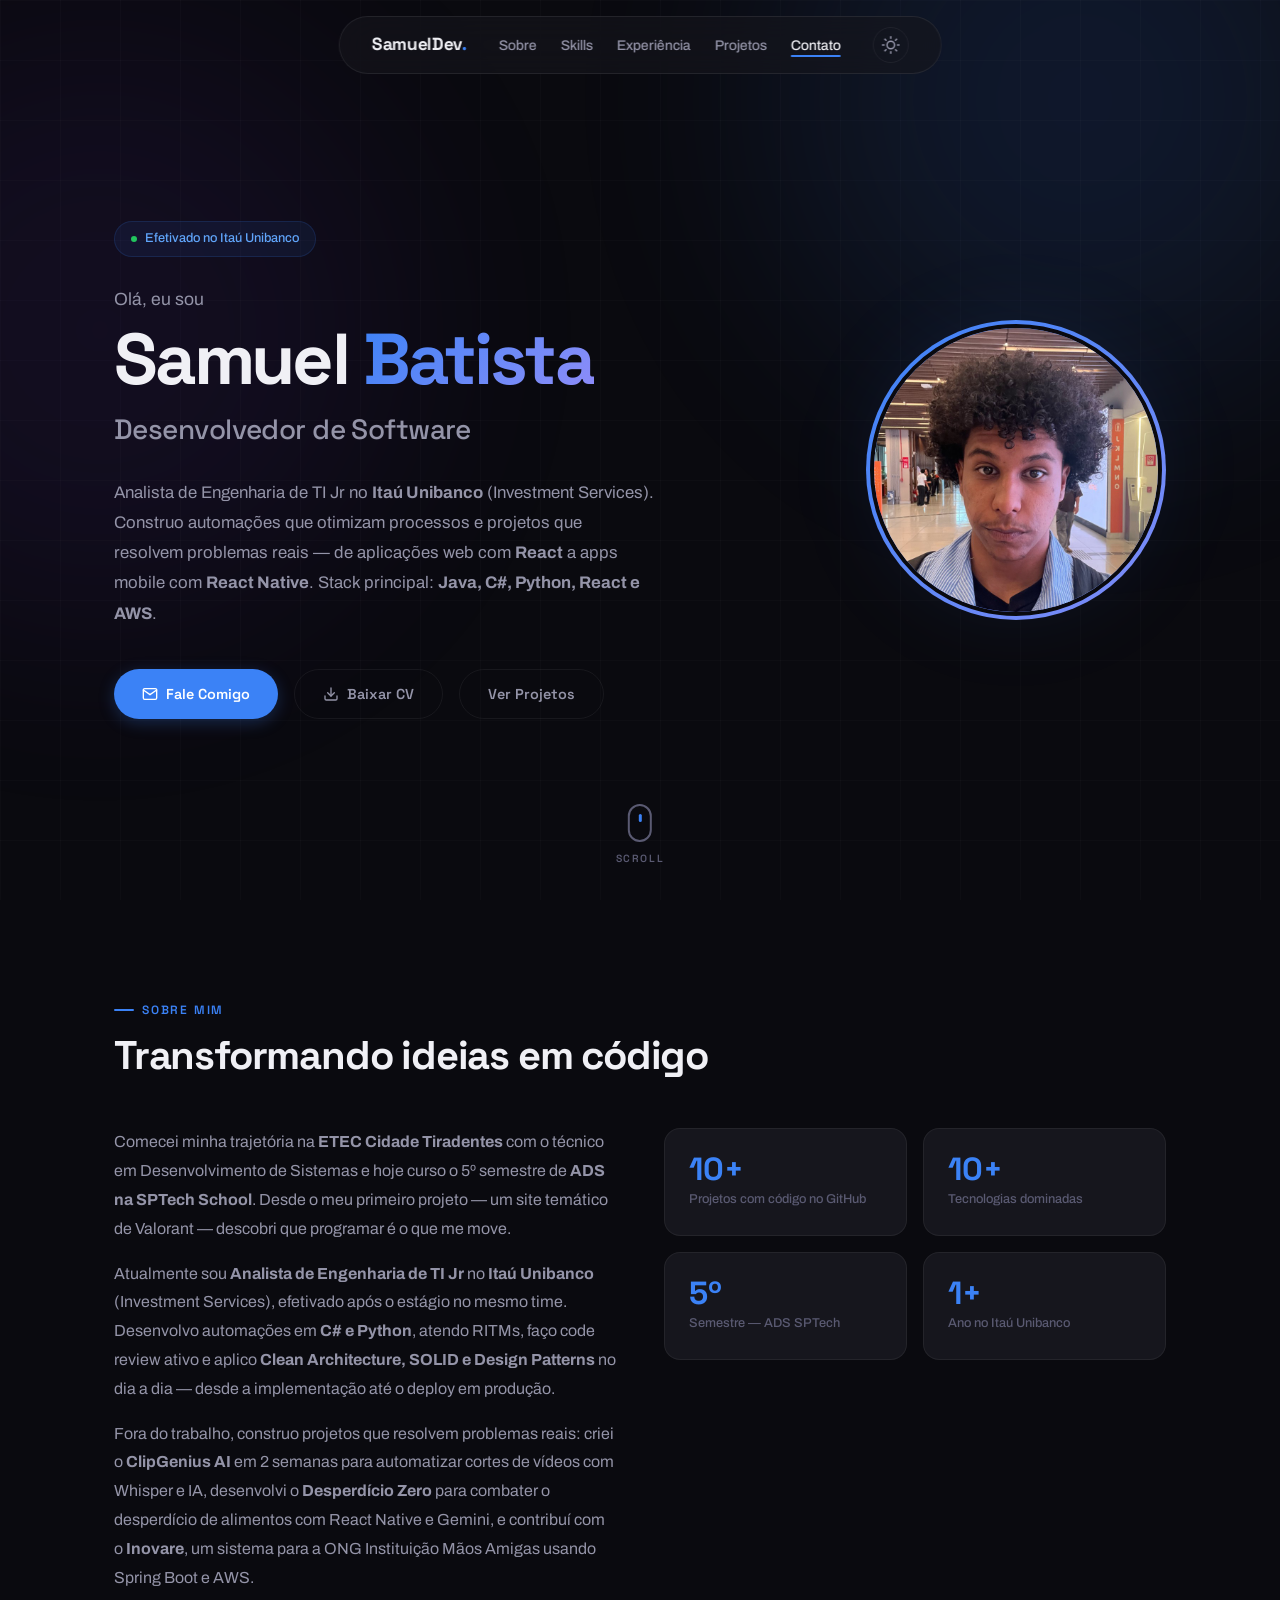
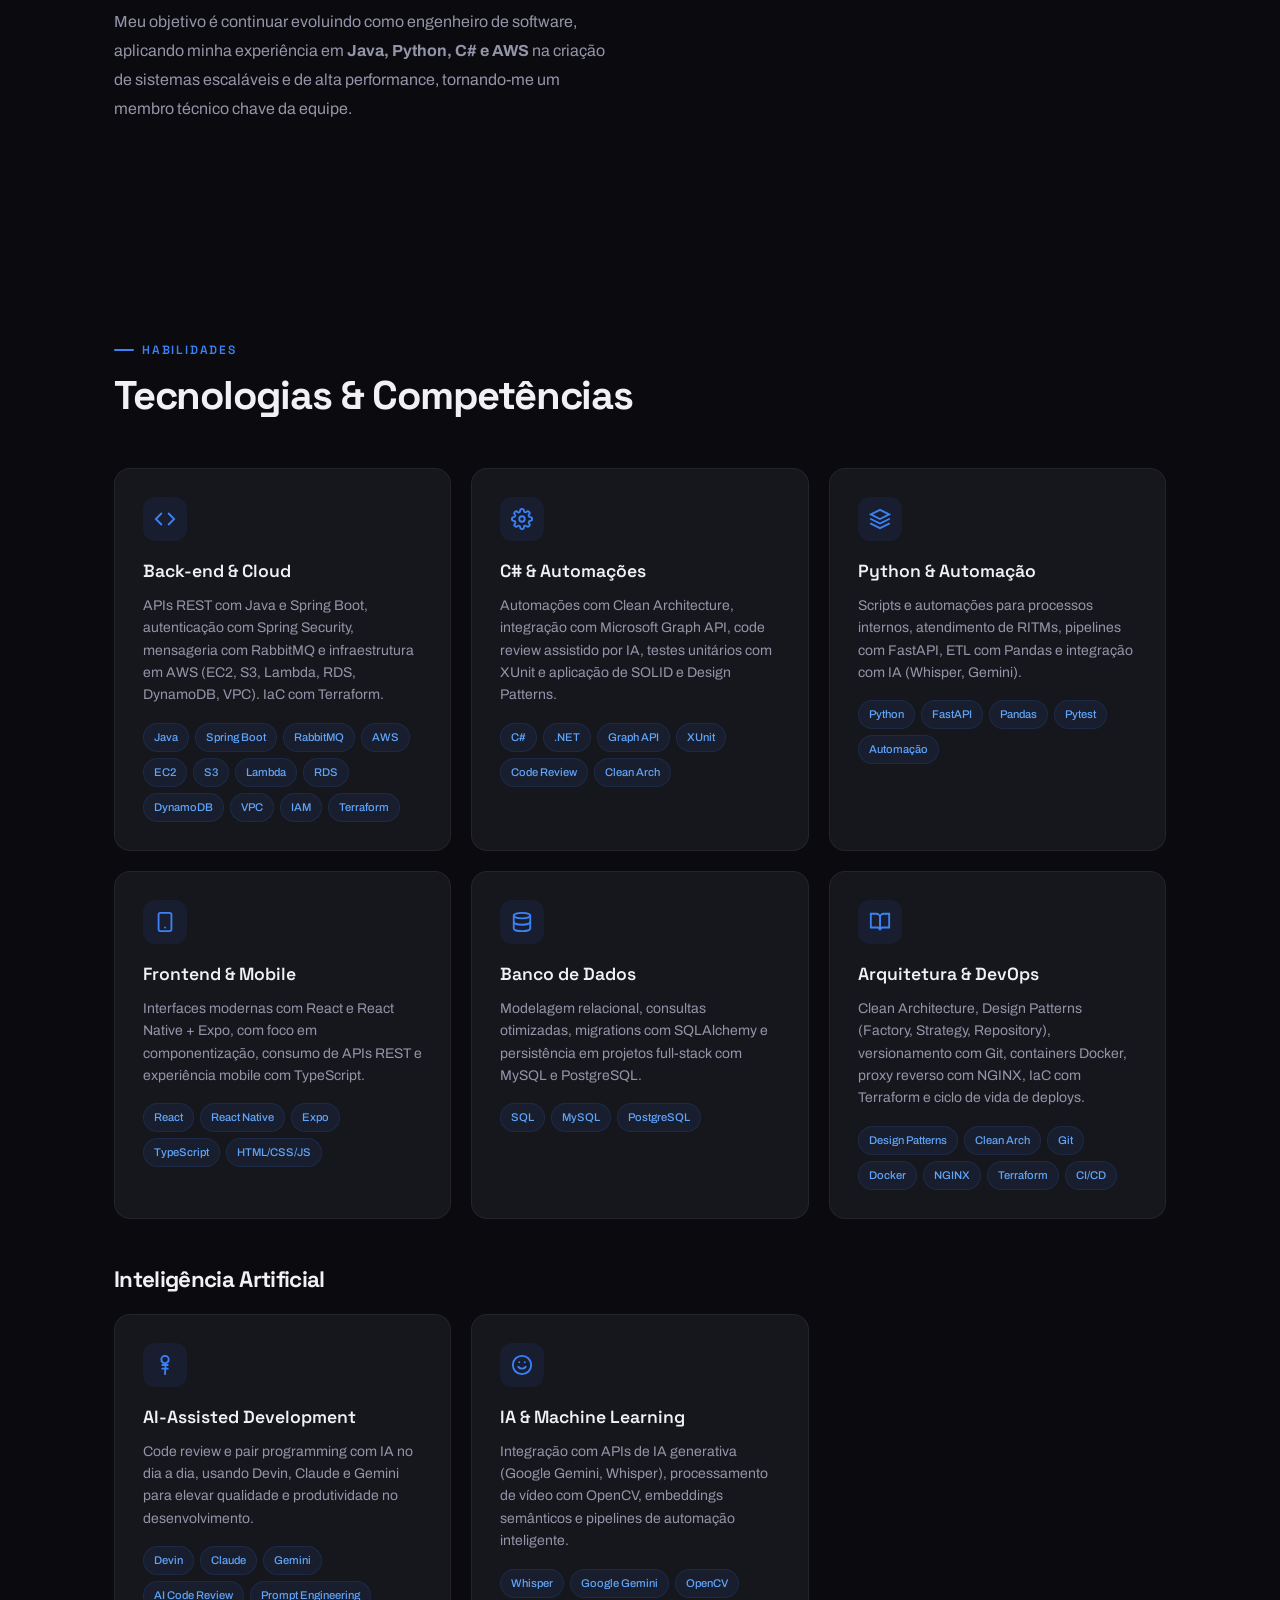
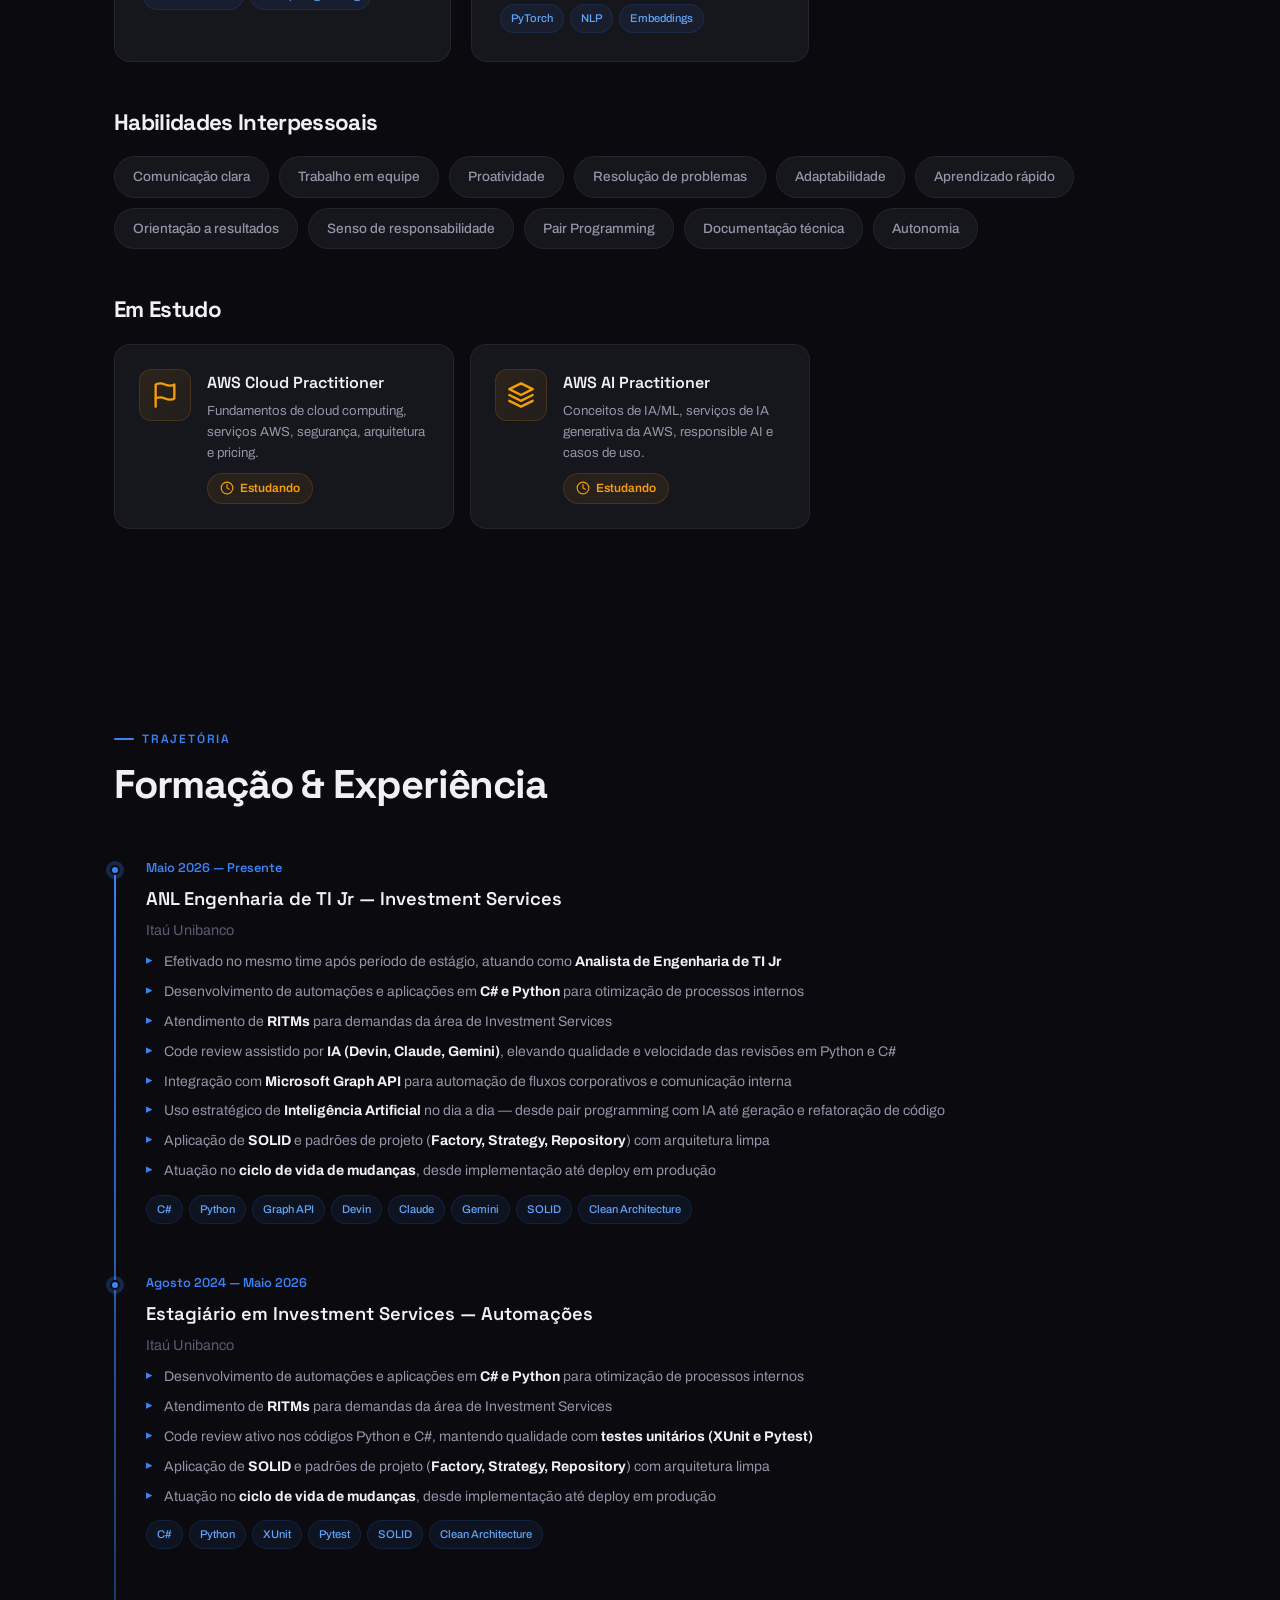
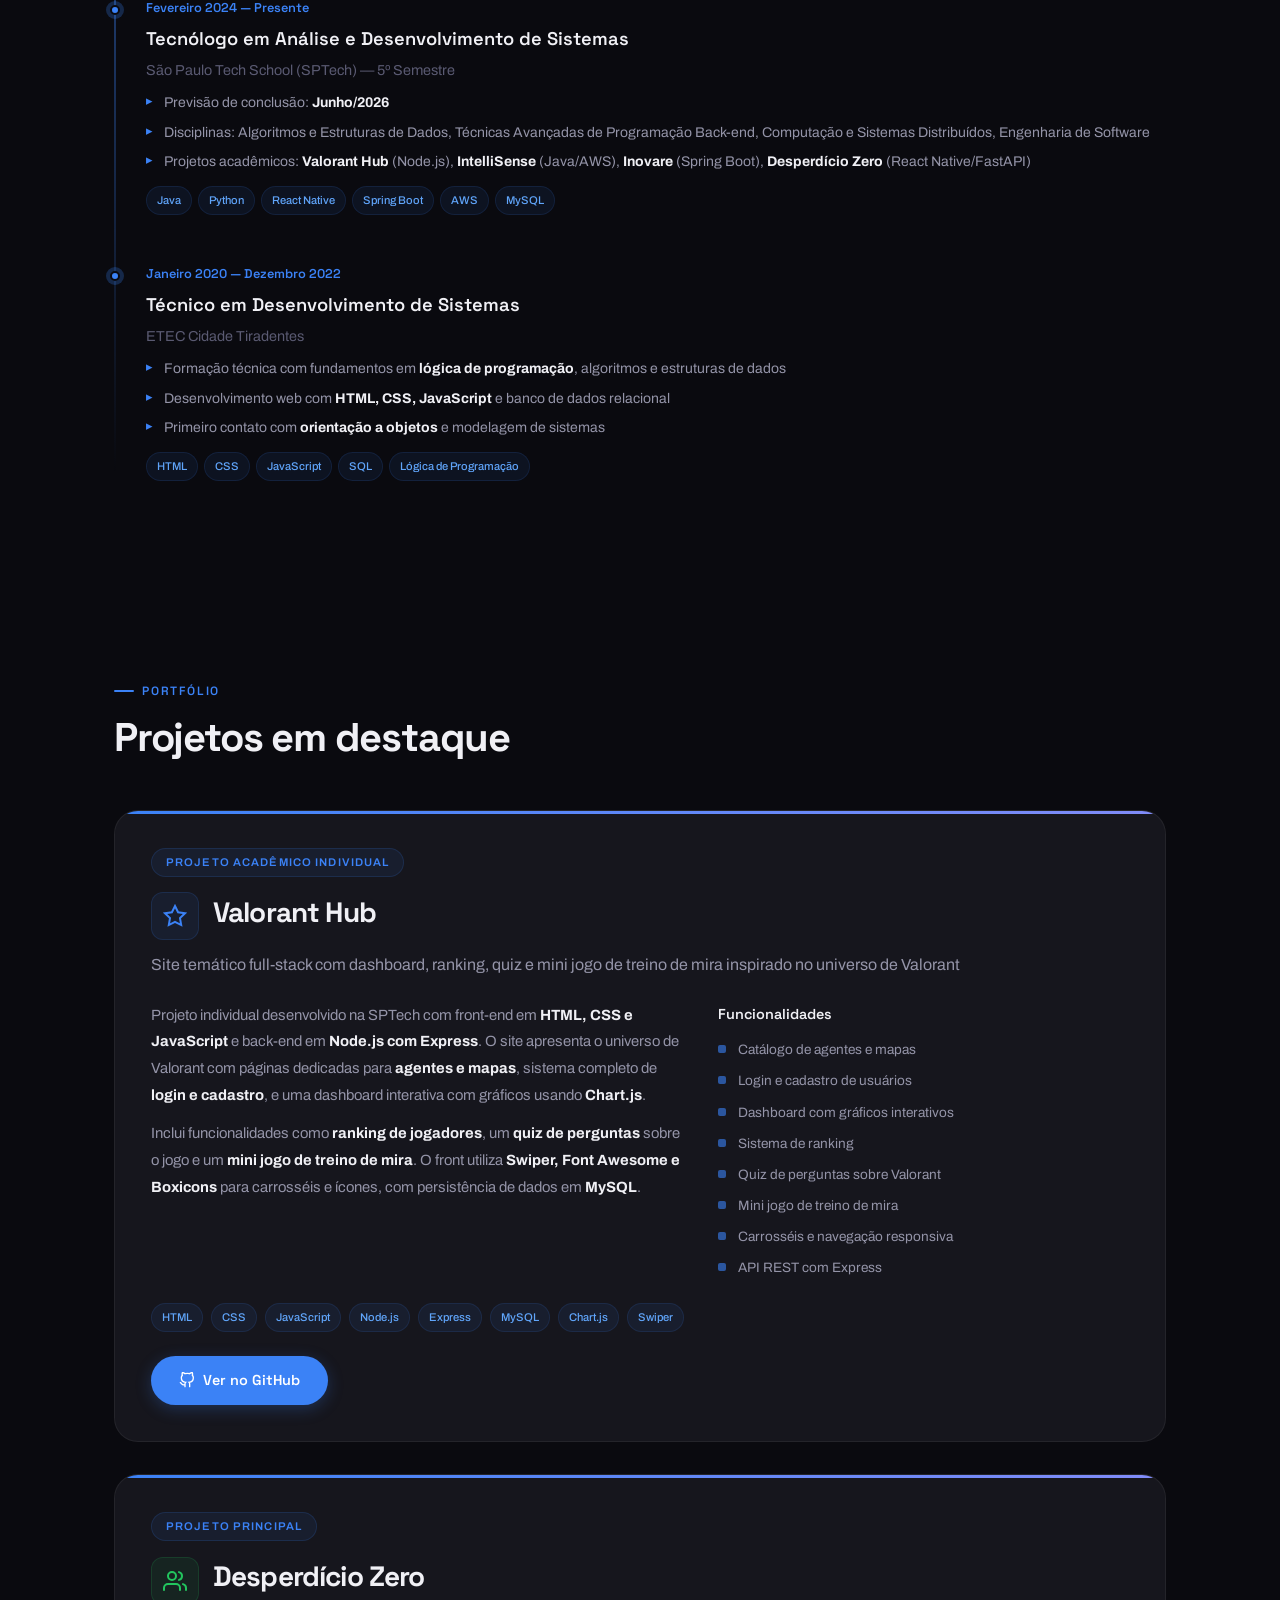
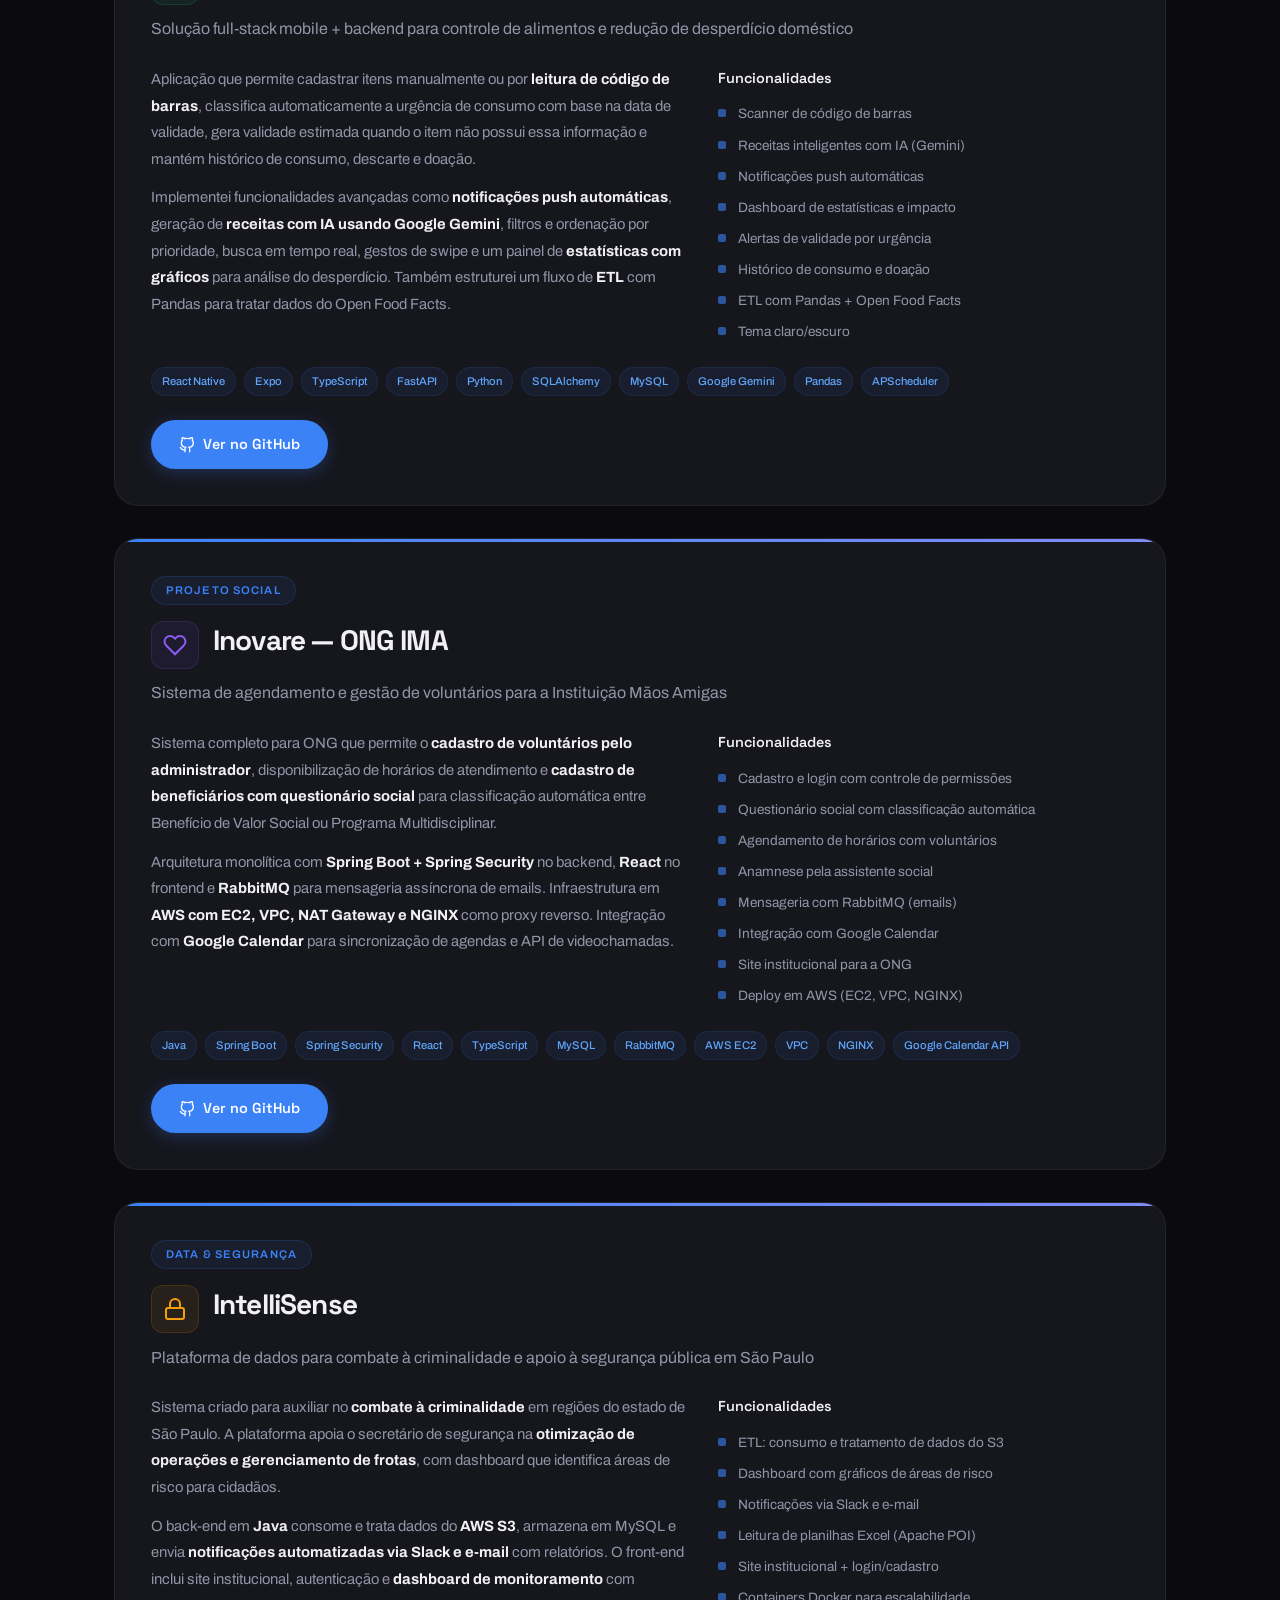
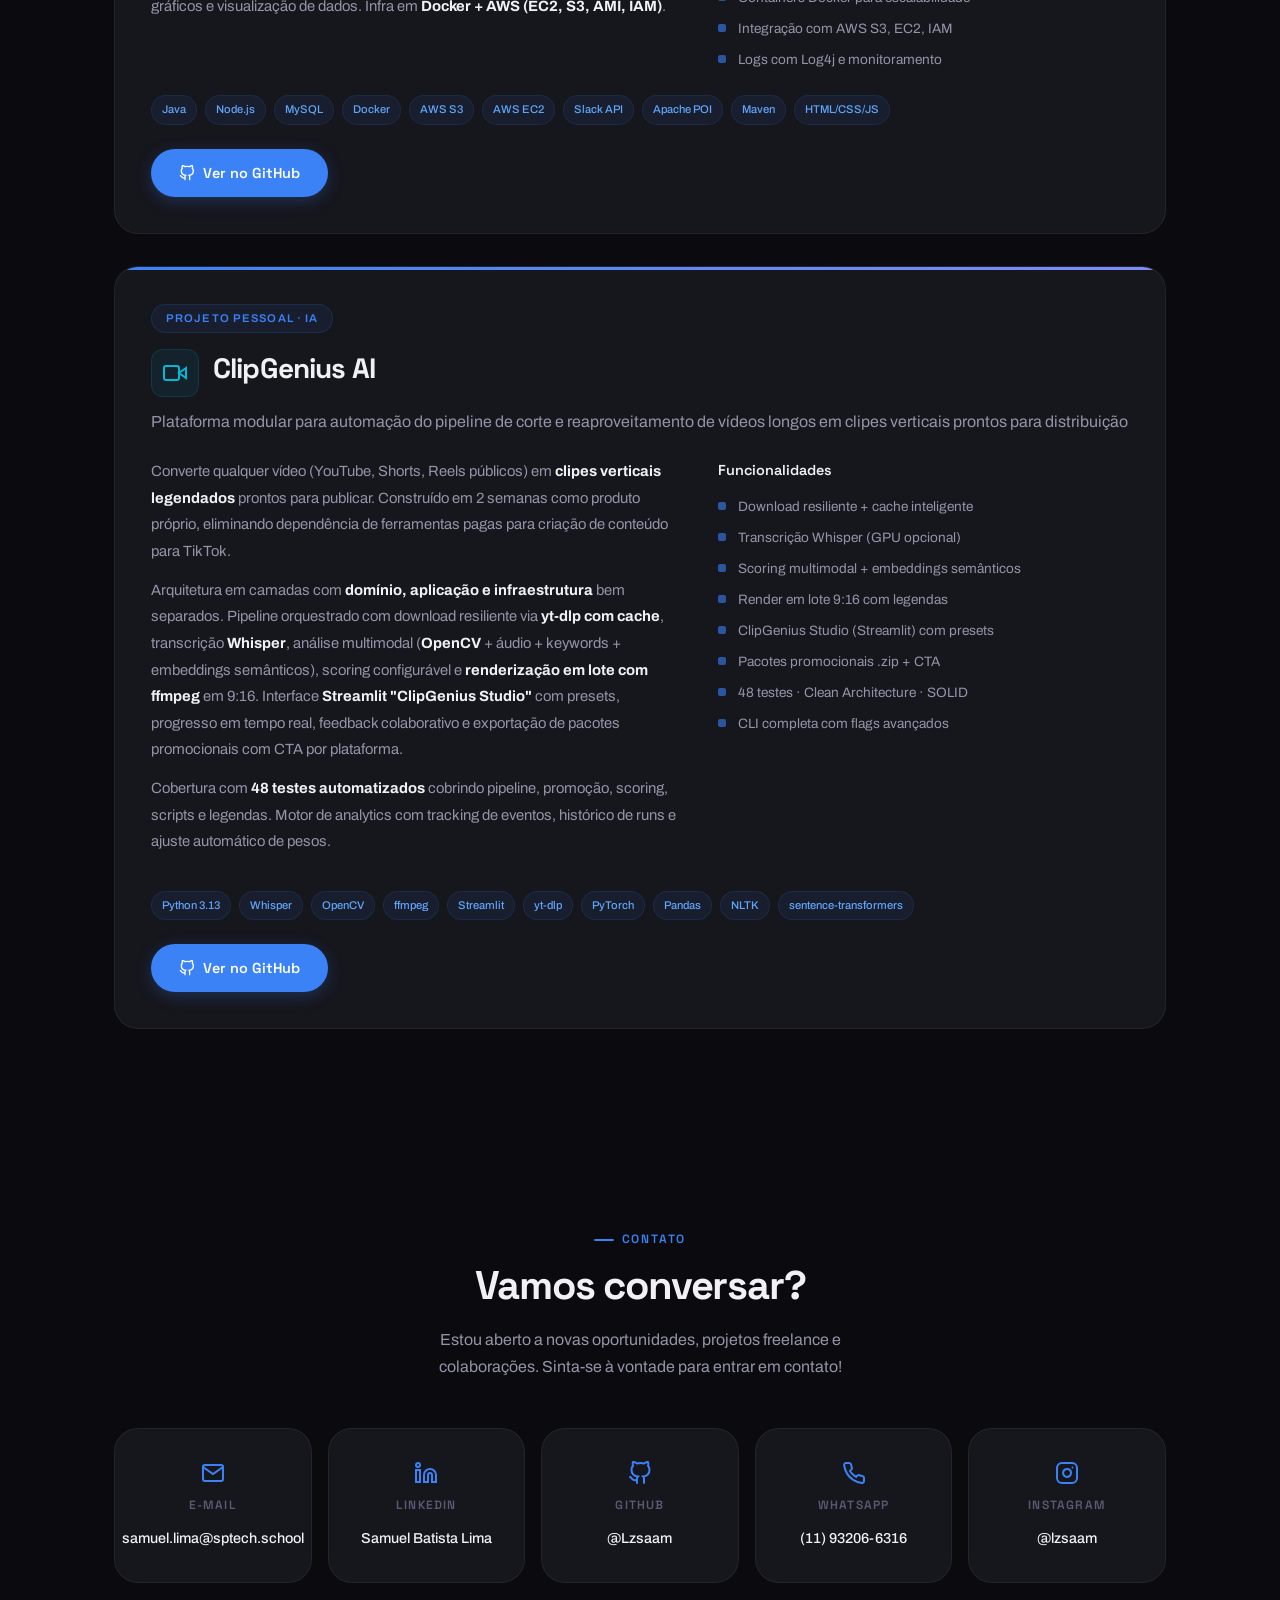
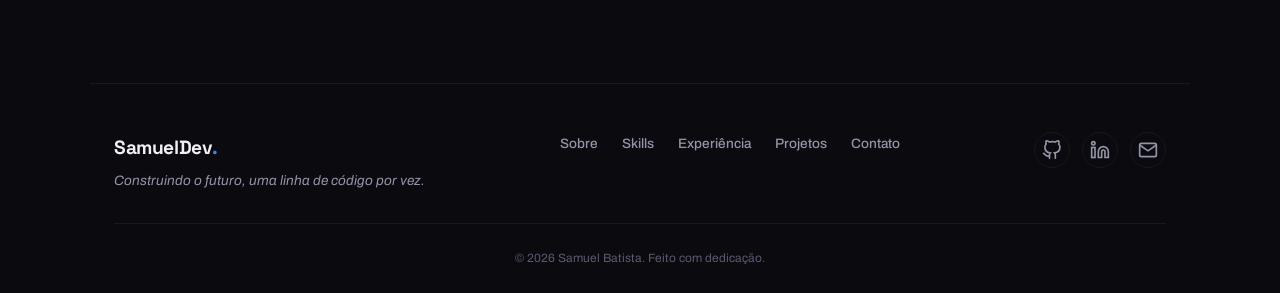
<file: index.html>
<!DOCTYPE html>
<html lang="pt-BR" style="scroll-behavior: smooth;">
<head>
  <meta charset="UTF-8">
  <meta name="viewport" content="width=device-width, initial-scale=1.0">
  <meta name="description" content="Portfólio de Samuel Batista — Analista de Engenharia de TI Jr no Itaú Unibanco e estudante de ADS na SPTech.">
  <meta name="author" content="Samuel Batista">
  <meta name="theme-color" content="#0a0f1c">
  <title>Samuel Batista — Desenvolvedor de Software</title>

  <!-- Favicon SVG Profissional -->
  <link rel="icon" type="image/svg+xml" href="data:image/svg+xml,%3Csvg xmlns='http://www.w3.org/2000/svg' viewBox='0 0 32 32'%3E%3Crect width='32' height='32' rx='8' fill='%230a0f1c'/%3E%3Crect x='1' y='1' width='30' height='30' rx='7' fill='none' stroke='%233b82f6' stroke-width='1.5'/%3E%3Ctext x='16' y='22' font-family='system-ui,-apple-system,sans-serif' font-size='16' font-weight='700' fill='white' text-anchor='middle'%3ESD%3C/text%3E%3C/svg%3E">

  <!-- Preconnect Fonts (Performance) -->
  <link rel="preconnect" href="https://fonts.googleapis.com">
  <link rel="preconnect" href="https://fonts.gstatic.com" crossorigin>

  <!-- Open Graph -->
  <meta property="og:title" content="Samuel Batista — Desenvolvedor de Software">
  <meta property="og:description" content="Analista de Engenharia de TI Jr no Itaú Unibanco. Construo automações e projetos que resolvem problemas reais — de aplicações web com React a apps mobile com React Native. Java, C#, Python e AWS.">
  <meta property="og:type" content="website">
  <meta property="og:url" content="https://lzsaam.github.io/SamuelDev/">
  <meta property="og:image" content="https://lzsaam.github.io/SamuelDev/og-image.png">
  <meta property="og:image:width" content="1200">
  <meta property="og:image:height" content="630">
  <meta property="og:locale" content="pt_BR">

  <!-- Twitter Card -->
  <meta name="twitter:card" content="summary_large_image">
  <meta name="twitter:title" content="Samuel Batista — Desenvolvedor de Software">
  <meta name="twitter:description" content="Desenvolvedor de Software | Java, Spring Boot, React, Python, AWS">
  <meta name="twitter:image" content="https://lzsaam.github.io/SamuelDev/og-image.png">

  <!-- JSON-LD Structured Data -->
  <script type="application/ld+json">
  {
    "@context": "https://schema.org",
    "@type": "Person",
    "name": "Samuel Batista",
    "jobTitle": "Analista de Engenharia de TI Jr",
    "url": "https://lzsaam.github.io/SamuelDev/",
    "sameAs": [
      "https://github.com/Lzsaam",
      "https://www.linkedin.com/in/samuel-batista-lima-73294a320/",
      "https://www.instagram.com/lzsaam/"
    ],
    "worksFor": {
      "@type": "Organization",
      "name": "Itaú Unibanco"
    },
    "alumniOf": {
      "@type": "EducationalOrganization",
      "name": "SPTech School"
    },
    "knowsAbout": ["Java", "Spring Boot", "React", "Python", "C#", "AWS", "MySQL", "TypeScript", "Docker"]
  }
  </script>

  <link rel="stylesheet" href="style.css">
</head>
<body>

  <!-- Preloader -->
  <div class="preloader" id="preloader">
    <div class="preloader__spinner"></div>
  </div>

  <!-- Background Effects -->
  <div class="bg-grid"></div>
  <div class="bg-glow bg-glow--blue"></div>
  <div class="bg-glow bg-glow--purple"></div>
  <div class="cursor-glow" id="cursor-glow"></div>

  <!-- Mobile Nav Overlay -->
  <div class="mobile-nav" id="mobile-nav">
    <button class="mobile-nav__close" aria-label="Fechar menu">&times;</button>
    <a href="#sobre">Sobre</a>
    <a href="#skills">Skills</a>
    <a href="#experiencia">Experiência</a>
    <a href="#projetos">Projetos</a>
    <a href="#contato">Contato</a>
  </div>

  <!-- Navigation -->
  <nav class="navbar" id="navbar">
    <div class="navbar__logo">SamuelDev<span>.</span></div>
    <ul class="navbar__links">
      <li><a href="#sobre">Sobre</a></li>
      <li><a href="#skills">Skills</a></li>
      <li><a href="#experiencia">Experiência</a></li>
      <li><a href="#projetos">Projetos</a></li>
      <li><a href="#contato">Contato</a></li>
    </ul>
    <button class="theme-toggle" id="theme-toggle" aria-label="Alternar tema">
      <svg class="theme-toggle__icon theme-toggle__icon--sun" width="18" height="18" viewBox="0 0 24 24" fill="none" stroke="currentColor" stroke-width="2" stroke-linecap="round"><circle cx="12" cy="12" r="5"/><line x1="12" y1="1" x2="12" y2="3"/><line x1="12" y1="21" x2="12" y2="23"/><line x1="4.22" y1="4.22" x2="5.64" y2="5.64"/><line x1="18.36" y1="18.36" x2="19.78" y2="19.78"/><line x1="1" y1="12" x2="3" y2="12"/><line x1="21" y1="12" x2="23" y2="12"/><line x1="4.22" y1="19.78" x2="5.64" y2="18.36"/><line x1="18.36" y1="5.64" x2="19.78" y2="4.22"/></svg>
      <svg class="theme-toggle__icon theme-toggle__icon--moon" width="18" height="18" viewBox="0 0 24 24" fill="none" stroke="currentColor" stroke-width="2" stroke-linecap="round"><path d="M21 12.79A9 9 0 1 1 11.21 3 7 7 0 0 0 21 12.79z"/></svg>
    </button>
    <button class="navbar__menu-btn" aria-label="Abrir menu">
      <svg width="24" height="24" viewBox="0 0 24 24" fill="none" stroke="currentColor" stroke-width="2" stroke-linecap="round"><line x1="3" y1="6" x2="21" y2="6"/><line x1="3" y1="12" x2="21" y2="12"/><line x1="3" y1="18" x2="21" y2="18"/></svg>
    </button>
  </nav>

  <!-- Hero -->
  <header class="hero">
    <div class="hero__content hero-animate">
      <div class="hero__badge hero-animate__item"><span class="dot"></span> Efetivado no Itaú Unibanco</div>
      <p class="hero__greeting hero-animate__item">Olá, eu sou</p>
      <h1 class="hero__name hero-animate__item">Samuel <span class="accent">Batista</span></h1>
      <p class="hero__role hero-animate__item">Desenvolvedor de Software</p>
      <p class="hero__description">
        Analista de Engenharia de TI Jr no <strong>Itaú Unibanco</strong> (Investment Services). Construo automações que otimizam processos e projetos que resolvem problemas reais — de aplicações web com <strong>React</strong> a apps mobile com <strong>React Native</strong>. Stack principal: <strong>Java, C#, Python, React e AWS</strong>.
      </p>
      <div class="hero__actions hero-animate__item">
        <a href="#contato" class="btn btn--primary">
          <svg width="16" height="16" viewBox="0 0 24 24" fill="none" stroke="currentColor" stroke-width="2" stroke-linecap="round"><path d="M4 4h16c1.1 0 2 .9 2 2v12c0 1.1-.9 2-2 2H4c-1.1 0-2-.9-2-2V6c0-1.1.9-2 2-2z"/><polyline points="22,6 12,13 2,6"/></svg>
          Fale Comigo
        </a>
        <a href="Samuel Batista CV (1).docx" download class="btn btn--ghost">
          <svg width="16" height="16" viewBox="0 0 24 24" fill="none" stroke="currentColor" stroke-width="2" stroke-linecap="round"><path d="M21 15v4a2 2 0 0 1-2 2H5a2 2 0 0 1-2-2v-4"/><polyline points="7 10 12 15 17 10"/><line x1="12" y1="15" x2="12" y2="3"/></svg>
          Baixar CV
        </a>
        <a href="#projetos" class="btn btn--ghost">Ver Projetos</a>
      </div>
    </div>
    <div class="hero__photo hero-animate__item">
      <div class="hero__photo-glow"></div>
      <div class="hero__photo-frame">
        <img src="samuel-batista.jpeg" alt="Samuel Batista — Desenvolvedor de Software" loading="eager" fetchpriority="high">
      </div>
    </div>
  </header>

  <!-- Scroll Indicator -->
  <div class="scroll-indicator" id="scroll-indicator">
    <div class="scroll-indicator__mouse">
      <div class="scroll-indicator__wheel"></div>
    </div>
    <span class="scroll-indicator__text">Scroll</span>
  </div>

  <!-- Sobre -->
  <section class="section" id="sobre">
    <div class="reveal">
      <span class="section__label">Sobre Mim</span>
      <h2 class="section__title">Transformando ideias em código</h2>
    </div>
    <div class="about__grid">
      <div class="about__text reveal">
        <p>Comecei minha trajetória na <strong>ETEC Cidade Tiradentes</strong> com o técnico em Desenvolvimento de Sistemas e hoje curso o 5º semestre de <strong>ADS na SPTech School</strong>. Desde o meu primeiro projeto — um site temático de Valorant — descobri que programar é o que me move.</p>
        <p>Atualmente sou <strong>Analista de Engenharia de TI Jr</strong> no <strong>Itaú Unibanco</strong> (Investment Services), efetivado após o estágio no mesmo time. Desenvolvo automações em <strong>C# e Python</strong>, atendo RITMs, faço code review ativo e aplico <strong>Clean Architecture, SOLID e Design Patterns</strong> no dia a dia — desde a implementação até o deploy em produção.</p>
        <p>Fora do trabalho, construo projetos que resolvem problemas reais: criei o <strong>ClipGenius AI</strong> em 2 semanas para automatizar cortes de vídeos com Whisper e IA, desenvolvi o <strong>Desperdício Zero</strong> para combater o desperdício de alimentos com React Native e Gemini, e contribuí com o <strong>Inovare</strong>, um sistema para a ONG Instituição Mãos Amigas usando Spring Boot e AWS.</p>
        <p>Meu objetivo é continuar evoluindo como engenheiro de software, aplicando minha experiência em <strong>Java, Python, C# e AWS</strong> na criação de sistemas escaláveis e de alta performance, tornando-me um membro técnico chave da equipe.</p>
      </div>
      <div class="about__stats reveal-scale">
        <div class="stat-card">
          <div class="stat-card__number" data-count="10" data-suffix="+">0</div>
          <div class="stat-card__label">Projetos com código no GitHub</div>
        </div>
        <div class="stat-card">
          <div class="stat-card__number" data-count="10" data-suffix="+">0</div>
          <div class="stat-card__label">Tecnologias dominadas</div>
        </div>
        <div class="stat-card">
          <div class="stat-card__number" data-count="5" data-suffix="º">0</div>
          <div class="stat-card__label">Semestre — ADS SPTech</div>
        </div>
        <div class="stat-card">
          <div class="stat-card__number" data-count="1" data-suffix="+">0</div>
          <div class="stat-card__label">Ano no Itaú Unibanco</div>
        </div>
      </div>
    </div>
  </section>

  <!-- Skills -->
  <section class="section" id="skills">
    <div class="reveal">
      <span class="section__label">Habilidades</span>
      <h2 class="section__title">Tecnologias & Competências</h2>
    </div>
    <div class="skills__grid">
      <!-- Back-end & Cloud -->
      <div class="skill-card reveal-left" style="--stagger-index: 0;">
        <div class="skill-card__icon">
          <svg width="22" height="22" viewBox="0 0 24 24" fill="none" stroke="currentColor" stroke-width="2" stroke-linecap="round"><polyline points="16 18 22 12 16 6"/><polyline points="8 6 2 12 8 18"/></svg>
        </div>
        <h3 class="skill-card__title">Back-end & Cloud</h3>
        <p class="skill-card__desc">APIs REST com Java e Spring Boot, autenticação com Spring Security, mensageria com RabbitMQ e infraestrutura em AWS (EC2, S3, Lambda, RDS, DynamoDB, VPC). IaC com Terraform.</p>
        <div class="skill-card__tags">
          <span class="tag">Java</span><span class="tag">Spring Boot</span><span class="tag">RabbitMQ</span><span class="tag">AWS</span><span class="tag">EC2</span><span class="tag">S3</span><span class="tag">Lambda</span><span class="tag">RDS</span><span class="tag">DynamoDB</span><span class="tag">VPC</span><span class="tag">IAM</span><span class="tag">Terraform</span>
        </div>
      </div>
      <!-- C# -->
      <div class="skill-card reveal-right" style="--stagger-index: 1;">
        <div class="skill-card__icon">
          <svg width="22" height="22" viewBox="0 0 24 24" fill="none" stroke="currentColor" stroke-width="2" stroke-linecap="round"><circle cx="12" cy="12" r="3"/><path d="M19.4 15a1.65 1.65 0 0 0 .33 1.82l.06.06a2 2 0 0 1-2.83 2.83l-.06-.06a1.65 1.65 0 0 0-1.82-.33 1.65 1.65 0 0 0-1 1.51V21a2 2 0 0 1-4 0v-.09A1.65 1.65 0 0 0 9 19.4a1.65 1.65 0 0 0-1.82.33l-.06.06a2 2 0 0 1-2.83-2.83l.06-.06A1.65 1.65 0 0 0 4.68 15a1.65 1.65 0 0 0-1.51-1H3a2 2 0 0 1 0-4h.09A1.65 1.65 0 0 0 4.6 9a1.65 1.65 0 0 0-.33-1.82l-.06-.06a2 2 0 0 1 2.83-2.83l.06.06A1.65 1.65 0 0 0 9 4.68a1.65 1.65 0 0 0 1-1.51V3a2 2 0 0 1 4 0v.09a1.65 1.65 0 0 0 1 1.51 1.65 1.65 0 0 0 1.82-.33l.06-.06a2 2 0 0 1 2.83 2.83l-.06.06A1.65 1.65 0 0 0 19.4 9a1.65 1.65 0 0 0 1.51 1H21a2 2 0 0 1 0 4h-.09a1.65 1.65 0 0 0-1.51 1z"/></svg>
        </div>
        <h3 class="skill-card__title">C# & Automações</h3>
        <p class="skill-card__desc">Automações com Clean Architecture, integração com Microsoft Graph API, code review assistido por IA, testes unitários com XUnit e aplicação de SOLID e Design Patterns.</p>
        <div class="skill-card__tags">
          <span class="tag">C#</span><span class="tag">.NET</span><span class="tag">Graph API</span><span class="tag">XUnit</span><span class="tag">Code Review</span><span class="tag">Clean Arch</span>
        </div>
      </div>
      <!-- Python -->
      <div class="skill-card reveal-left" style="--stagger-index: 2;">
        <div class="skill-card__icon">
          <svg width="22" height="22" viewBox="0 0 24 24" fill="none" stroke="currentColor" stroke-width="2" stroke-linecap="round"><path d="M12 2L2 7l10 5 10-5-10-5z"/><path d="M2 17l10 5 10-5"/><path d="M2 12l10 5 10-5"/></svg>
        </div>
        <h3 class="skill-card__title">Python & Automação</h3>
        <p class="skill-card__desc">Scripts e automações para processos internos, atendimento de RITMs, pipelines com FastAPI, ETL com Pandas e integração com IA (Whisper, Gemini).</p>
        <div class="skill-card__tags">
          <span class="tag">Python</span><span class="tag">FastAPI</span><span class="tag">Pandas</span><span class="tag">Pytest</span><span class="tag">Automação</span>
        </div>
      </div>
      <!-- Frontend & Mobile -->
      <div class="skill-card reveal-right" style="--stagger-index: 3;">
        <div class="skill-card__icon">
          <svg width="22" height="22" viewBox="0 0 24 24" fill="none" stroke="currentColor" stroke-width="2" stroke-linecap="round"><rect x="5" y="2" width="14" height="20" rx="2" ry="2"/><line x1="12" y1="18" x2="12.01" y2="18"/></svg>
        </div>
        <h3 class="skill-card__title">Frontend & Mobile</h3>
        <p class="skill-card__desc">Interfaces modernas com React e React Native + Expo, com foco em componentização, consumo de APIs REST e experiência mobile com TypeScript.</p>
        <div class="skill-card__tags">
          <span class="tag">React</span><span class="tag">React Native</span><span class="tag">Expo</span><span class="tag">TypeScript</span><span class="tag">HTML/CSS/JS</span>
        </div>
      </div>
      <!-- Banco de Dados -->
      <div class="skill-card reveal-left" style="--stagger-index: 4;">
        <div class="skill-card__icon">
          <svg width="22" height="22" viewBox="0 0 24 24" fill="none" stroke="currentColor" stroke-width="2" stroke-linecap="round"><ellipse cx="12" cy="5" rx="9" ry="3"/><path d="M21 12c0 1.66-4 3-9 3s-9-1.34-9-3"/><path d="M3 5v14c0 1.66 4 3 9 3s9-1.34 9-3V5"/></svg>
        </div>
        <h3 class="skill-card__title">Banco de Dados</h3>
        <p class="skill-card__desc">Modelagem relacional, consultas otimizadas, migrations com SQLAlchemy e persistência em projetos full-stack com MySQL e PostgreSQL.</p>
        <div class="skill-card__tags">
          <span class="tag">SQL</span><span class="tag">MySQL</span><span class="tag">PostgreSQL</span>
        </div>
      </div>
      <!-- DevOps & Padrões -->
      <div class="skill-card reveal-right" style="--stagger-index: 5;">
        <div class="skill-card__icon">
          <svg width="22" height="22" viewBox="0 0 24 24" fill="none" stroke="currentColor" stroke-width="2" stroke-linecap="round"><path d="M2 3h6a4 4 0 0 1 4 4v14a3 3 0 0 0-3-3H2z"/><path d="M22 3h-6a4 4 0 0 0-4 4v14a3 3 0 0 1 3-3h7z"/></svg>
        </div>
        <h3 class="skill-card__title">Arquitetura & DevOps</h3>
        <p class="skill-card__desc">Clean Architecture, Design Patterns (Factory, Strategy, Repository), versionamento com Git, containers Docker, proxy reverso com NGINX, IaC com Terraform e ciclo de vida de deploys.</p>
        <div class="skill-card__tags">
          <span class="tag">Design Patterns</span><span class="tag">Clean Arch</span><span class="tag">Git</span><span class="tag">Docker</span><span class="tag">NGINX</span><span class="tag">Terraform</span><span class="tag">CI/CD</span>
        </div>
      </div>
    </div>

    <!-- IA & AI-Assisted Dev -->
    <div class="reveal" style="margin-top: 48px;">
      <h3 class="section__title" style="font-size: 1.4rem; margin-bottom: 20px;">Inteligência Artificial</h3>
    </div>
    <div class="skills__grid">
      <div class="skill-card reveal-left" style="--stagger-index: 0;">
        <div class="skill-card__icon">
          <svg width="22" height="22" viewBox="0 0 24 24" fill="none" stroke="currentColor" stroke-width="2" stroke-linecap="round"><path d="M12 2a4 4 0 0 1 4 4c0 1.95-1.4 3.57-3.25 3.93L12 22"/><path d="M12 2a4 4 0 0 0-4 4c0 1.95 1.4 3.57 3.25 3.93"/><path d="M9 12h6"/><path d="M9 16h6"/></svg>
        </div>
        <h3 class="skill-card__title">AI-Assisted Development</h3>
        <p class="skill-card__desc">Code review e pair programming com IA no dia a dia, usando Devin, Claude e Gemini para elevar qualidade e produtividade no desenvolvimento.</p>
        <div class="skill-card__tags">
          <span class="tag">Devin</span><span class="tag">Claude</span><span class="tag">Gemini</span><span class="tag">AI Code Review</span><span class="tag">Prompt Engineering</span>
        </div>
      </div>
      <div class="skill-card reveal-right" style="--stagger-index: 1;">
        <div class="skill-card__icon">
          <svg width="22" height="22" viewBox="0 0 24 24" fill="none" stroke="currentColor" stroke-width="2" stroke-linecap="round"><circle cx="12" cy="12" r="10"/><path d="M8 14s1.5 2 4 2 4-2 4-2"/><line x1="9" y1="9" x2="9.01" y2="9"/><line x1="15" y1="9" x2="15.01" y2="9"/></svg>
        </div>
        <h3 class="skill-card__title">IA & Machine Learning</h3>
        <p class="skill-card__desc">Integração com APIs de IA generativa (Google Gemini, Whisper), processamento de vídeo com OpenCV, embeddings semânticos e pipelines de automação inteligente.</p>
        <div class="skill-card__tags">
          <span class="tag">Whisper</span><span class="tag">Google Gemini</span><span class="tag">OpenCV</span><span class="tag">PyTorch</span><span class="tag">NLP</span><span class="tag">Embeddings</span>
        </div>
      </div>
    </div>

    <!-- Soft Skills -->
    <div class="reveal" style="margin-top: 48px;">
      <h3 class="section__title" style="font-size: 1.4rem; margin-bottom: 20px;">Habilidades Interpessoais</h3>
    </div>
    <div class="soft-skills reveal stagger-children">
      <span class="soft-skill-tag">Comunicação clara</span>
      <span class="soft-skill-tag">Trabalho em equipe</span>
      <span class="soft-skill-tag">Proatividade</span>
      <span class="soft-skill-tag">Resolução de problemas</span>
      <span class="soft-skill-tag">Adaptabilidade</span>
      <span class="soft-skill-tag">Aprendizado rápido</span>
      <span class="soft-skill-tag">Orientação a resultados</span>
      <span class="soft-skill-tag">Senso de responsabilidade</span>
      <span class="soft-skill-tag">Pair Programming</span>
      <span class="soft-skill-tag">Documentação técnica</span>
      <span class="soft-skill-tag">Autonomia</span>
    </div>

    <!-- Certificações em Estudo -->
    <div class="reveal" style="margin-top: 48px;">
      <h3 class="section__title" style="font-size: 1.4rem; margin-bottom: 20px;">Em Estudo</h3>
    </div>
    <div class="certifications__grid reveal-scale">
      <div class="cert-card">
        <div class="cert-card__icon">
          <svg width="28" height="28" viewBox="0 0 24 24" fill="none" stroke="currentColor" stroke-width="2" stroke-linecap="round" stroke-linejoin="round"><path d="M4 15s1-1 4-1 5 2 8 2 4-1 4-1V3s-1 1-4 1-5-2-8-2-4 1-4 1z"/><line x1="4" y1="22" x2="4" y2="15"/></svg>
        </div>
        <div class="cert-card__content">
          <h4 class="cert-card__title">AWS Cloud Practitioner</h4>
          <p class="cert-card__desc">Fundamentos de cloud computing, serviços AWS, segurança, arquitetura e pricing.</p>
          <div class="cert-card__status">
            <svg width="14" height="14" viewBox="0 0 24 24" fill="none" stroke="currentColor" stroke-width="2" stroke-linecap="round"><circle cx="12" cy="12" r="10"/><polyline points="12 6 12 12 16 14"/></svg>
            Estudando
          </div>
        </div>
      </div>
      <div class="cert-card">
        <div class="cert-card__icon">
          <svg width="28" height="28" viewBox="0 0 24 24" fill="none" stroke="currentColor" stroke-width="2" stroke-linecap="round" stroke-linejoin="round"><path d="M12 2L2 7l10 5 10-5-10-5z"/><path d="M2 17l10 5 10-5"/><path d="M2 12l10 5 10-5"/></svg>
        </div>
        <div class="cert-card__content">
          <h4 class="cert-card__title">AWS AI Practitioner</h4>
          <p class="cert-card__desc">Conceitos de IA/ML, serviços de IA generativa da AWS, responsible AI e casos de uso.</p>
          <div class="cert-card__status">
            <svg width="14" height="14" viewBox="0 0 24 24" fill="none" stroke="currentColor" stroke-width="2" stroke-linecap="round"><circle cx="12" cy="12" r="10"/><polyline points="12 6 12 12 16 14"/></svg>
            Estudando
          </div>
        </div>
      </div>
    </div>
  </section>

  <!-- Experiência -->
  <section class="section" id="experiencia">
    <div class="reveal">
      <span class="section__label">Trajetória</span>
      <h2 class="section__title">Formação & Experiência</h2>
    </div>
    <div class="timeline">
      <div class="timeline__item reveal-left">
        <div class="timeline__date">Maio 2026 — Presente</div>
        <h3 class="timeline__title">ANL Engenharia de TI Jr — Investment Services</h3>
        <div class="timeline__company">Itaú Unibanco</div>
        <ul class="timeline__bullets">
          <li>Efetivado no mesmo time após período de estágio, atuando como <strong>Analista de Engenharia de TI Jr</strong></li>
          <li>Desenvolvimento de automações e aplicações em <strong>C# e Python</strong> para otimização de processos internos</li>
          <li>Atendimento de <strong>RITMs</strong> para demandas da área de Investment Services</li>
          <li>Code review assistido por <strong>IA (Devin, Claude, Gemini)</strong>, elevando qualidade e velocidade das revisões em Python e C#</li>
          <li>Integração com <strong>Microsoft Graph API</strong> para automação de fluxos corporativos e comunicação interna</li>
          <li>Uso estratégico de <strong>Inteligência Artificial</strong> no dia a dia — desde pair programming com IA até geração e refatoração de código</li>
          <li>Aplicação de <strong>SOLID</strong> e padrões de projeto (<strong>Factory, Strategy, Repository</strong>) com arquitetura limpa</li>
          <li>Atuação no <strong>ciclo de vida de mudanças</strong>, desde implementação até deploy em produção</li>
        </ul>
        <div class="timeline__tags">
          <span class="tag">C#</span>
          <span class="tag">Python</span>
          <span class="tag">Graph API</span>
          <span class="tag">Devin</span>
          <span class="tag">Claude</span>
          <span class="tag">Gemini</span>
          <span class="tag">SOLID</span>
          <span class="tag">Clean Architecture</span>
        </div>
      </div>
      <div class="timeline__item reveal-left">
        <div class="timeline__date">Agosto 2024 — Maio 2026</div>
        <h3 class="timeline__title">Estagiário em Investment Services — Automações</h3>
        <div class="timeline__company">Itaú Unibanco</div>
        <ul class="timeline__bullets">
          <li>Desenvolvimento de automações e aplicações em <strong>C# e Python</strong> para otimização de processos internos</li>
          <li>Atendimento de <strong>RITMs</strong> para demandas da área de Investment Services</li>
          <li>Code review ativo nos códigos Python e C#, mantendo qualidade com <strong>testes unitários (XUnit e Pytest)</strong></li>
          <li>Aplicação de <strong>SOLID</strong> e padrões de projeto (<strong>Factory, Strategy, Repository</strong>) com arquitetura limpa</li>
          <li>Atuação no <strong>ciclo de vida de mudanças</strong>, desde implementação até deploy em produção</li>
        </ul>
        <div class="timeline__tags">
          <span class="tag">C#</span>
          <span class="tag">Python</span>
          <span class="tag">XUnit</span>
          <span class="tag">Pytest</span>
          <span class="tag">SOLID</span>
          <span class="tag">Clean Architecture</span>
        </div>
      </div>
      <div class="timeline__item reveal-left">
        <div class="timeline__date">Fevereiro 2024 — Presente</div>
        <h3 class="timeline__title">Tecnólogo em Análise e Desenvolvimento de Sistemas</h3>
        <div class="timeline__company">São Paulo Tech School (SPTech) — 5º Semestre</div>
        <ul class="timeline__bullets">
          <li>Previsão de conclusão: <strong>Junho/2026</strong></li>
          <li>Disciplinas: Algoritmos e Estruturas de Dados, Técnicas Avançadas de Programação Back-end, Computação e Sistemas Distribuídos, Engenharia de Software</li>
          <li>Projetos acadêmicos: <strong>Valorant Hub</strong> (Node.js), <strong>IntelliSense</strong> (Java/AWS), <strong>Inovare</strong> (Spring Boot), <strong>Desperdício Zero</strong> (React Native/FastAPI)</li>
        </ul>
        <div class="timeline__tags">
          <span class="tag">Java</span>
          <span class="tag">Python</span>
          <span class="tag">React Native</span>
          <span class="tag">Spring Boot</span>
          <span class="tag">AWS</span>
          <span class="tag">MySQL</span>
        </div>
      </div>
      <div class="timeline__item reveal-left">
        <div class="timeline__date">Janeiro 2020 — Dezembro 2022</div>
        <h3 class="timeline__title">Técnico em Desenvolvimento de Sistemas</h3>
        <div class="timeline__company">ETEC Cidade Tiradentes</div>
        <ul class="timeline__bullets">
          <li>Formação técnica com fundamentos em <strong>lógica de programação</strong>, algoritmos e estruturas de dados</li>
          <li>Desenvolvimento web com <strong>HTML, CSS, JavaScript</strong> e banco de dados relacional</li>
          <li>Primeiro contato com <strong>orientação a objetos</strong> e modelagem de sistemas</li>
        </ul>
        <div class="timeline__tags">
          <span class="tag">HTML</span>
          <span class="tag">CSS</span>
          <span class="tag">JavaScript</span>
          <span class="tag">SQL</span>
          <span class="tag">Lógica de Programação</span>
        </div>
      </div>
    </div>
  </section>

  <!-- Projetos -->
  <section class="section" id="projetos">
    <div class="reveal">
      <span class="section__label">Portfólio</span>
      <h2 class="section__title">Projetos em destaque</h2>
    </div>

    <!-- Featured Project: Valorant -->
    <div class="featured-project reveal-rotate">
      <div class="featured-project__header">
        <div class="featured-project__badge">Projeto Acadêmico Individual</div>
        <div class="featured-project__title-row">
          <div class="featured-project__icon">
            <svg width="24" height="24" viewBox="0 0 24 24" fill="none" stroke="currentColor" stroke-width="2" stroke-linecap="round"><polygon points="12 2 15.09 8.26 22 9.27 17 14.14 18.18 21.02 12 17.77 5.82 21.02 7 14.14 2 9.27 8.91 8.26 12 2"/></svg>
          </div>
          <h3 class="featured-project__title">Valorant Hub</h3>
        </div>
        <p class="featured-project__subtitle">Site temático full-stack com dashboard, ranking, quiz e mini jogo de treino de mira inspirado no universo de Valorant</p>
      </div>
      <div class="featured-project__content">
        <div class="featured-project__desc">
          <p>Projeto individual desenvolvido na SPTech com front-end em <strong>HTML, CSS e JavaScript</strong> e back-end em <strong>Node.js com Express</strong>. O site apresenta o universo de Valorant com páginas dedicadas para <strong>agentes e mapas</strong>, sistema completo de <strong>login e cadastro</strong>, e uma dashboard interativa com gráficos usando <strong>Chart.js</strong>.</p>
          <p>Inclui funcionalidades como <strong>ranking de jogadores</strong>, um <strong>quiz de perguntas</strong> sobre o jogo e um <strong>mini jogo de treino de mira</strong>. O front utiliza <strong>Swiper, Font Awesome e Boxicons</strong> para carrosséis e ícones, com persistência de dados em <strong>MySQL</strong>.</p>
        </div>
        <div class="featured-project__features">
          <h4 class="featured-project__features-title">Funcionalidades</h4>
          <ul class="featured-project__list">
            <li>Catálogo de agentes e mapas</li>
            <li>Login e cadastro de usuários</li>
            <li>Dashboard com gráficos interativos</li>
            <li>Sistema de ranking</li>
            <li>Quiz de perguntas sobre Valorant</li>
            <li>Mini jogo de treino de mira</li>
            <li>Carrosséis e navegação responsiva</li>
            <li>API REST com Express</li>
          </ul>
        </div>
      </div>
      <div class="featured-project__tech-stack">
        <span class="tag">HTML</span>
        <span class="tag">CSS</span>
        <span class="tag">JavaScript</span>
        <span class="tag">Node.js</span>
        <span class="tag">Express</span>
        <span class="tag">MySQL</span>
        <span class="tag">Chart.js</span>
        <span class="tag">Swiper</span>
      </div>
      <div class="featured-project__actions">
        <a href="https://github.com/Lzsaam/ProjetoIndividual" target="_blank" rel="noopener" class="btn btn--primary">
          <svg width="16" height="16" viewBox="0 0 24 24" fill="none" stroke="currentColor" stroke-width="2" stroke-linecap="round"><path d="M9 19c-5 1.5-5-2.5-7-3m14 6v-3.87a3.37 3.37 0 0 0-.94-2.61c3.14-.35 6.44-1.54 6.44-7A5.44 5.44 0 0 0 20 4.77 5.07 5.07 0 0 0 19.91 1S18.73.65 16 2.48a13.38 13.38 0 0 0-7 0C6.27.65 5.09 1 5.09 1A5.07 5.07 0 0 0 5 4.77a5.44 5.44 0 0 0-1.5 3.78c0 5.42 3.3 6.61 6.44 7A3.37 3.37 0 0 0 9 18.13V22"/></svg>
          Ver no GitHub
        </a>
      </div>
    </div>

    <!-- Featured Project: Desperdício Zero -->
    <div class="featured-project reveal-rotate">
      <div class="featured-project__header">
        <div class="featured-project__badge">Projeto Principal</div>
        <div class="featured-project__title-row">
          <div class="featured-project__icon featured-project__icon--green">
            <svg width="24" height="24" viewBox="0 0 24 24" fill="none" stroke="currentColor" stroke-width="2" stroke-linecap="round"><path d="M17 21v-2a4 4 0 0 0-4-4H5a4 4 0 0 0-4 4v2"/><circle cx="9" cy="7" r="4"/><path d="M23 21v-2a4 4 0 0 0-3-3.87"/><path d="M16 3.13a4 4 0 0 1 0 7.75"/></svg>
          </div>
          <h3 class="featured-project__title">Desperdício Zero</h3>
        </div>
        <p class="featured-project__subtitle">Solução full-stack mobile + backend para controle de alimentos e redução de desperdício doméstico</p>
      </div>
      <div class="featured-project__content">
        <div class="featured-project__desc">
          <p>Aplicação que permite cadastrar itens manualmente ou por <strong>leitura de código de barras</strong>, classifica automaticamente a urgência de consumo com base na data de validade, gera validade estimada quando o item não possui essa informação e mantém histórico de consumo, descarte e doação.</p>
          <p>Implementei funcionalidades avançadas como <strong>notificações push automáticas</strong>, geração de <strong>receitas com IA usando Google Gemini</strong>, filtros e ordenação por prioridade, busca em tempo real, gestos de swipe e um painel de <strong>estatísticas com gráficos</strong> para análise do desperdício. Também estruturei um fluxo de <strong>ETL</strong> com Pandas para tratar dados do Open Food Facts.</p>
        </div>
        <div class="featured-project__features">
          <h4 class="featured-project__features-title">Funcionalidades</h4>
          <ul class="featured-project__list">
            <li>Scanner de código de barras</li>
            <li>Receitas inteligentes com IA (Gemini)</li>
            <li>Notificações push automáticas</li>
            <li>Dashboard de estatísticas e impacto</li>
            <li>Alertas de validade por urgência</li>
            <li>Histórico de consumo e doação</li>
            <li>ETL com Pandas + Open Food Facts</li>
            <li>Tema claro/escuro</li>
          </ul>
        </div>
      </div>
      <div class="featured-project__tech-stack">
        <span class="tag">React Native</span>
        <span class="tag">Expo</span>
        <span class="tag">TypeScript</span>
        <span class="tag">FastAPI</span>
        <span class="tag">Python</span>
        <span class="tag">SQLAlchemy</span>
        <span class="tag">MySQL</span>
        <span class="tag">Google Gemini</span>
        <span class="tag">Pandas</span>
        <span class="tag">APScheduler</span>
      </div>
      <div class="featured-project__actions">
        <a href="https://github.com/Desperdicio-Zero" target="_blank" rel="noopener" class="btn btn--primary">
          <svg width="16" height="16" viewBox="0 0 24 24" fill="none" stroke="currentColor" stroke-width="2" stroke-linecap="round"><path d="M9 19c-5 1.5-5-2.5-7-3m14 6v-3.87a3.37 3.37 0 0 0-.94-2.61c3.14-.35 6.44-1.54 6.44-7A5.44 5.44 0 0 0 20 4.77 5.07 5.07 0 0 0 19.91 1S18.73.65 16 2.48a13.38 13.38 0 0 0-7 0C6.27.65 5.09 1 5.09 1A5.07 5.07 0 0 0 5 4.77a5.44 5.44 0 0 0-1.5 3.78c0 5.42 3.3 6.61 6.44 7A3.37 3.37 0 0 0 9 18.13V22"/></svg>
          Ver no GitHub
        </a>
      </div>
    </div>

    <!-- Featured Project: Inovare (ONG IMA) -->
    <div class="featured-project reveal-rotate">
      <div class="featured-project__header">
        <div class="featured-project__badge">Projeto Social</div>
        <div class="featured-project__title-row">
          <div class="featured-project__icon featured-project__icon--purple">
            <svg width="24" height="24" viewBox="0 0 24 24" fill="none" stroke="currentColor" stroke-width="2" stroke-linecap="round"><path d="M20.84 4.61a5.5 5.5 0 0 0-7.78 0L12 5.67l-1.06-1.06a5.5 5.5 0 0 0-7.78 7.78l1.06 1.06L12 21.23l7.78-7.78 1.06-1.06a5.5 5.5 0 0 0 0-7.78z"/></svg>
          </div>
          <h3 class="featured-project__title">Inovare — ONG IMA</h3>
        </div>
        <p class="featured-project__subtitle">Sistema de agendamento e gestão de voluntários para a Instituição Mãos Amigas</p>
      </div>
      <div class="featured-project__content">
        <div class="featured-project__desc">
          <p>Sistema completo para ONG que permite o <strong>cadastro de voluntários pelo administrador</strong>, disponibilização de horários de atendimento e <strong>cadastro de beneficiários com questionário social</strong> para classificação automática entre Benefício de Valor Social ou Programa Multidisciplinar.</p>
          <p>Arquitetura monolítica com <strong>Spring Boot + Spring Security</strong> no backend, <strong>React</strong> no frontend e <strong>RabbitMQ</strong> para mensageria assíncrona de emails. Infraestrutura em <strong>AWS com EC2, VPC, NAT Gateway e NGINX</strong> como proxy reverso. Integração com <strong>Google Calendar</strong> para sincronização de agendas e API de videochamadas.</p>
        </div>
        <div class="featured-project__features">
          <h4 class="featured-project__features-title">Funcionalidades</h4>
          <ul class="featured-project__list">
            <li>Cadastro e login com controle de permissões</li>
            <li>Questionário social com classificação automática</li>
            <li>Agendamento de horários com voluntários</li>
            <li>Anamnese pela assistente social</li>
            <li>Mensageria com RabbitMQ (emails)</li>
            <li>Integração com Google Calendar</li>
            <li>Site institucional para a ONG</li>
            <li>Deploy em AWS (EC2, VPC, NGINX)</li>
          </ul>
        </div>
      </div>
      <div class="featured-project__tech-stack">
        <span class="tag">Java</span>
        <span class="tag">Spring Boot</span>
        <span class="tag">Spring Security</span>
        <span class="tag">React</span>
        <span class="tag">TypeScript</span>
        <span class="tag">MySQL</span>
        <span class="tag">RabbitMQ</span>
        <span class="tag">AWS EC2</span>
        <span class="tag">VPC</span>
        <span class="tag">NGINX</span>
        <span class="tag">Google Calendar API</span>
      </div>
      <div class="featured-project__actions">
        <a href="https://github.com/Inovare-Grupo-8" target="_blank" rel="noopener" class="btn btn--primary">
          <svg width="16" height="16" viewBox="0 0 24 24" fill="none" stroke="currentColor" stroke-width="2" stroke-linecap="round"><path d="M9 19c-5 1.5-5-2.5-7-3m14 6v-3.87a3.37 3.37 0 0 0-.94-2.61c3.14-.35 6.44-1.54 6.44-7A5.44 5.44 0 0 0 20 4.77 5.07 5.07 0 0 0 19.91 1S18.73.65 16 2.48a13.38 13.38 0 0 0-7 0C6.27.65 5.09 1 5.09 1A5.07 5.07 0 0 0 5 4.77a5.44 5.44 0 0 0-1.5 3.78c0 5.42 3.3 6.61 6.44 7A3.37 3.37 0 0 0 9 18.13V22"/></svg>
          Ver no GitHub
        </a>
      </div>
    </div>

    <!-- Featured Project: IntelliSense -->
    <div class="featured-project reveal-rotate">
      <div class="featured-project__header">
        <div class="featured-project__badge">Data & Segurança</div>
        <div class="featured-project__title-row">
          <div class="featured-project__icon featured-project__icon--amber">
            <svg width="24" height="24" viewBox="0 0 24 24" fill="none" stroke="currentColor" stroke-width="2" stroke-linecap="round"><rect x="3" y="11" width="18" height="11" rx="2" ry="2"/><path d="M7 11V7a5 5 0 0 1 10 0v4"/></svg>
          </div>
          <h3 class="featured-project__title">IntelliSense</h3>
        </div>
        <p class="featured-project__subtitle">Plataforma de dados para combate à criminalidade e apoio à segurança pública em São Paulo</p>
      </div>
      <div class="featured-project__content">
        <div class="featured-project__desc">
          <p>Sistema criado para auxiliar no <strong>combate à criminalidade</strong> em regiões do estado de São Paulo. A plataforma apoia o secretário de segurança na <strong>otimização de operações e gerenciamento de frotas</strong>, com dashboard que identifica áreas de risco para cidadãos.</p>
          <p>O back-end em <strong>Java</strong> consome e trata dados do <strong>AWS S3</strong>, armazena em MySQL e envia <strong>notificações automatizadas via Slack e e-mail</strong> com relatórios. O front-end inclui site institucional, autenticação e <strong>dashboard de monitoramento</strong> com gráficos e visualização de dados. Infra em <strong>Docker + AWS (EC2, S3, AMI, IAM)</strong>.</p>
        </div>
        <div class="featured-project__features">
          <h4 class="featured-project__features-title">Funcionalidades</h4>
          <ul class="featured-project__list">
            <li>ETL: consumo e tratamento de dados do S3</li>
            <li>Dashboard com gráficos de áreas de risco</li>
            <li>Notificações via Slack e e-mail</li>
            <li>Leitura de planilhas Excel (Apache POI)</li>
            <li>Site institucional + login/cadastro</li>
            <li>Containers Docker para escalabilidade</li>
            <li>Integração com AWS S3, EC2, IAM</li>
            <li>Logs com Log4j e monitoramento</li>
          </ul>
        </div>
      </div>
      <div class="featured-project__tech-stack">
        <span class="tag">Java</span>
        <span class="tag">Node.js</span>
        <span class="tag">MySQL</span>
        <span class="tag">Docker</span>
        <span class="tag">AWS S3</span>
        <span class="tag">AWS EC2</span>
        <span class="tag">Slack API</span>
        <span class="tag">Apache POI</span>
        <span class="tag">Maven</span>
        <span class="tag">HTML/CSS/JS</span>
      </div>
      <div class="featured-project__actions">
        <a href="https://github.com/IntelliSense-SPTech" target="_blank" rel="noopener" class="btn btn--primary">
          <svg width="16" height="16" viewBox="0 0 24 24" fill="none" stroke="currentColor" stroke-width="2" stroke-linecap="round"><path d="M9 19c-5 1.5-5-2.5-7-3m14 6v-3.87a3.37 3.37 0 0 0-.94-2.61c3.14-.35 6.44-1.54 6.44-7A5.44 5.44 0 0 0 20 4.77 5.07 5.07 0 0 0 19.91 1S18.73.65 16 2.48a13.38 13.38 0 0 0-7 0C6.27.65 5.09 1 5.09 1A5.07 5.07 0 0 0 5 4.77a5.44 5.44 0 0 0-1.5 3.78c0 5.42 3.3 6.61 6.44 7A3.37 3.37 0 0 0 9 18.13V22"/></svg>
          Ver no GitHub
        </a>
      </div>
    </div>

    <!-- Featured Project: ClipGenius AI -->
    <div class="featured-project reveal-rotate">
      <div class="featured-project__header">
        <div class="featured-project__badge">Projeto Pessoal · IA</div>
        <div class="featured-project__title-row">
          <div class="featured-project__icon featured-project__icon--cyan">
            <svg width="24" height="24" viewBox="0 0 24 24" fill="none" stroke="currentColor" stroke-width="2" stroke-linecap="round"><polygon points="23 7 16 12 23 17 23 7"/><rect x="1" y="5" width="15" height="14" rx="2" ry="2"/></svg>
          </div>
          <h3 class="featured-project__title">ClipGenius AI</h3>
        </div>
        <p class="featured-project__subtitle">Plataforma modular para automação do pipeline de corte e reaproveitamento de vídeos longos em clipes verticais prontos para distribuição</p>
      </div>
      <div class="featured-project__content">
        <div class="featured-project__desc">
          <p>Converte qualquer vídeo (YouTube, Shorts, Reels públicos) em <strong>clipes verticais legendados</strong> prontos para publicar. Construído em 2 semanas como produto próprio, eliminando dependência de ferramentas pagas para criação de conteúdo para TikTok.</p>
          <p>Arquitetura em camadas com <strong>domínio, aplicação e infraestrutura</strong> bem separados. Pipeline orquestrado com download resiliente via <strong>yt-dlp com cache</strong>, transcrição <strong>Whisper</strong>, análise multimodal (<strong>OpenCV</strong> + áudio + keywords + embeddings semânticos), scoring configurável e <strong>renderização em lote com ffmpeg</strong> em 9:16. Interface <strong>Streamlit "ClipGenius Studio"</strong> com presets, progresso em tempo real, feedback colaborativo e exportação de pacotes promocionais com CTA por plataforma.</p>
          <p>Cobertura com <strong>48 testes automatizados</strong> cobrindo pipeline, promoção, scoring, scripts e legendas. Motor de analytics com tracking de eventos, histórico de runs e ajuste automático de pesos.</p>
        </div>
        <div class="featured-project__features">
          <h4 class="featured-project__features-title">Funcionalidades</h4>
          <ul class="featured-project__list">
            <li>Download resiliente + cache inteligente</li>
            <li>Transcrição Whisper (GPU opcional)</li>
            <li>Scoring multimodal + embeddings semânticos</li>
            <li>Render em lote 9:16 com legendas</li>
            <li>ClipGenius Studio (Streamlit) com presets</li>
            <li>Pacotes promocionais .zip + CTA</li>
            <li>48 testes · Clean Architecture · SOLID</li>
            <li>CLI completa com flags avançados</li>
          </ul>
        </div>
      </div>
      <div class="featured-project__tech-stack">
        <span class="tag">Python 3.13</span>
        <span class="tag">Whisper</span>
        <span class="tag">OpenCV</span>
        <span class="tag">ffmpeg</span>
        <span class="tag">Streamlit</span>
        <span class="tag">yt-dlp</span>
        <span class="tag">PyTorch</span>
        <span class="tag">Pandas</span>
        <span class="tag">NLTK</span>
        <span class="tag">sentence-transformers</span>
      </div>
      <div class="featured-project__actions">
        <a href="https://github.com/Lzsaam/ClipsGenius" target="_blank" rel="noopener" class="btn btn--primary">
          <svg width="16" height="16" viewBox="0 0 24 24" fill="none" stroke="currentColor" stroke-width="2" stroke-linecap="round"><path d="M9 19c-5 1.5-5-2.5-7-3m14 6v-3.87a3.37 3.37 0 0 0-.94-2.61c3.14-.35 6.44-1.54 6.44-7A5.44 5.44 0 0 0 20 4.77 5.07 5.07 0 0 0 19.91 1S18.73.65 16 2.48a13.38 13.38 0 0 0-7 0C6.27.65 5.09 1 5.09 1A5.07 5.07 0 0 0 5 4.77a5.44 5.44 0 0 0-1.5 3.78c0 5.42 3.3 6.61 6.44 7A3.37 3.37 0 0 0 9 18.13V22"/></svg>
          Ver no GitHub
        </a>
      </div>
    </div>

  </section>

  <!-- Contato -->
  <section class="section" id="contato">
    <div class="reveal" style="text-align: center;">
      <span class="section__label" style="justify-content: center;">Contato</span>
      <h2 class="section__title">Vamos conversar?</h2>
      <p style="color: var(--color-text-secondary); max-width: 500px; margin: -32px auto 48px; font-size: 1rem; line-height: 1.7;">Estou aberto a novas oportunidades, projetos freelance e colaborações. Sinta-se à vontade para entrar em contato!</p>
    </div>
    <div class="contact__cards reveal-scale">
      <a class="contact-card" href="mailto:samuel.lima@sptech.school">
        <svg width="24" height="24" viewBox="0 0 24 24" fill="none" stroke="currentColor" stroke-width="2" stroke-linecap="round"><path d="M4 4h16c1.1 0 2 .9 2 2v12c0 1.1-.9 2-2 2H4c-1.1 0-2-.9-2-2V6c0-1.1.9-2 2-2z"/><polyline points="22,6 12,13 2,6"/></svg>
        <span class="contact-card__label">E-mail</span>
        <span class="contact-card__value">samuel.lima@sptech.school</span>
      </a>
      <a class="contact-card" href="https://www.linkedin.com/in/samuel-batista-lima-73294a320/" target="_blank" rel="noopener">
        <svg width="24" height="24" viewBox="0 0 24 24" fill="none" stroke="currentColor" stroke-width="2" stroke-linecap="round"><path d="M16 8a6 6 0 0 1 6 6v7h-4v-7a2 2 0 0 0-2-2 2 2 0 0 0-2 2v7h-4v-7a6 6 0 0 1 6-6z"/><rect x="2" y="9" width="4" height="12"/><circle cx="4" cy="4" r="2"/></svg>
        <span class="contact-card__label">LinkedIn</span>
        <span class="contact-card__value">Samuel Batista Lima</span>
      </a>
      <a class="contact-card" href="https://github.com/Lzsaam" target="_blank" rel="noopener">
        <svg width="24" height="24" viewBox="0 0 24 24" fill="none" stroke="currentColor" stroke-width="2" stroke-linecap="round"><path d="M9 19c-5 1.5-5-2.5-7-3m14 6v-3.87a3.37 3.37 0 0 0-.94-2.61c3.14-.35 6.44-1.54 6.44-7A5.44 5.44 0 0 0 20 4.77 5.07 5.07 0 0 0 19.91 1S18.73.65 16 2.48a13.38 13.38 0 0 0-7 0C6.27.65 5.09 1 5.09 1A5.07 5.07 0 0 0 5 4.77a5.44 5.44 0 0 0-1.5 3.78c0 5.42 3.3 6.61 6.44 7A3.37 3.37 0 0 0 9 18.13V22"/></svg>
        <span class="contact-card__label">GitHub</span>
        <span class="contact-card__value">@Lzsaam</span>
      </a>
      <a class="contact-card" href="https://wa.me/5511932066316" target="_blank" rel="noopener" aria-label="Entrar em contato pelo WhatsApp">
        <svg width="24" height="24" viewBox="0 0 24 24" fill="none" stroke="currentColor" stroke-width="2" stroke-linecap="round"><path d="M22 16.92v3a2 2 0 0 1-2.18 2 19.79 19.79 0 0 1-8.63-3.07 19.5 19.5 0 0 1-6-6 19.79 19.79 0 0 1-3.07-8.67A2 2 0 0 1 4.11 2h3a2 2 0 0 1 2 1.72 12.84 12.84 0 0 0 .7 2.81 2 2 0 0 1-.45 2.11L8.09 9.91a16 16 0 0 0 6 6l1.27-1.27a2 2 0 0 1 2.11-.45 12.84 12.84 0 0 0 2.81.7A2 2 0 0 1 22 16.92z"/></svg>
        <span class="contact-card__label">WhatsApp</span>
        <span class="contact-card__value">(11) 93206-6316</span>
      </a>
      <a class="contact-card" href="https://www.instagram.com/lzsaam/" target="_blank" rel="noopener" aria-label="Ver perfil no Instagram">
        <svg width="24" height="24" viewBox="0 0 24 24" fill="none" stroke="currentColor" stroke-width="2" stroke-linecap="round" stroke-linejoin="round"><rect x="2" y="2" width="20" height="20" rx="5" ry="5"/><path d="M16 11.37A4 4 0 1 1 12.63 8 4 4 0 0 1 16 11.37z"/><line x1="17.5" y1="6.5" x2="17.51" y2="6.5"/></svg>
        <span class="contact-card__label">Instagram</span>
        <span class="contact-card__value">@lzsaam</span>
      </a>
    </div>
  </section>

  <!-- Footer -->
  <footer class="footer">
    <div class="footer__content">
      <div class="footer__brand">
        <span class="footer__logo">SamuelDev<span class="footer__logo-dot">.</span></span>
        <p class="footer__tagline">Construindo o futuro, uma linha de código por vez.</p>
      </div>
      <div class="footer__nav">
        <a href="#sobre">Sobre</a>
        <a href="#skills">Skills</a>
        <a href="#experiencia">Experiência</a>
        <a href="#projetos">Projetos</a>
        <a href="#contato">Contato</a>
      </div>
      <div class="footer__social">
        <a href="https://github.com/Lzsaam" target="_blank" rel="noopener" aria-label="GitHub">
          <svg width="20" height="20" viewBox="0 0 24 24" fill="none" stroke="currentColor" stroke-width="2" stroke-linecap="round"><path d="M9 19c-5 1.5-5-2.5-7-3m14 6v-3.87a3.37 3.37 0 0 0-.94-2.61c3.14-.35 6.44-1.54 6.44-7A5.44 5.44 0 0 0 20 4.77 5.07 5.07 0 0 0 19.91 1S18.73.65 16 2.48a13.38 13.38 0 0 0-7 0C6.27.65 5.09 1 5.09 1A5.07 5.07 0 0 0 5 4.77a5.44 5.44 0 0 0-1.5 3.78c0 5.42 3.3 6.61 6.44 7A3.37 3.37 0 0 0 9 18.13V22"/></svg>
        </a>
        <a href="https://www.linkedin.com/in/samuel-batista-lima-73294a320/" target="_blank" rel="noopener" aria-label="LinkedIn">
          <svg width="20" height="20" viewBox="0 0 24 24" fill="none" stroke="currentColor" stroke-width="2" stroke-linecap="round"><path d="M16 8a6 6 0 0 1 6 6v7h-4v-7a2 2 0 0 0-2-2 2 2 0 0 0-2 2v7h-4v-7a6 6 0 0 1 6-6z"/><rect x="2" y="9" width="4" height="12"/><circle cx="4" cy="4" r="2"/></svg>
        </a>
        <a href="mailto:samuel.lima@sptech.school" aria-label="E-mail">
          <svg width="20" height="20" viewBox="0 0 24 24" fill="none" stroke="currentColor" stroke-width="2" stroke-linecap="round"><path d="M4 4h16c1.1 0 2 .9 2 2v12c0 1.1-.9 2-2 2H4c-1.1 0-2-.9-2-2V6c0-1.1.9-2 2-2z"/><polyline points="22,6 12,13 2,6"/></svg>
        </a>
      </div>
    </div>
    <div class="footer__bottom">
      <p>&copy; 2026 Samuel Batista. Feito com dedicação.</p>
    </div>
  </footer>

  <!-- Back to Top -->
  <button class="back-to-top" id="back-to-top" aria-label="Voltar ao topo">
    <svg width="20" height="20" viewBox="0 0 24 24" fill="none" stroke="currentColor" stroke-width="2" stroke-linecap="round"><polyline points="18 15 12 9 6 15"/></svg>
  </button>

  <script src="script.js"></script>
</body>
</html>
</file>
<file: style.css>
/* ========================================
   DESIGN SYSTEM — Samuel Batista Portfolio
   Palette: Monochrome + Blue Accent
   Typography: Space Grotesk + Archivo
   Style: Dark Glassmorphism + Motion
   ======================================== */

@import url('https://fonts.googleapis.com/css2?family=Space+Grotesk:wght@400;500;600;700&family=Archivo:wght@300;400;500;600&display=swap');

/* --- Design Tokens --- */
:root {
  --color-bg: #0a0a0f;
  --color-bg-secondary: #111118;
  --color-surface: #16161d;
  --color-surface-hover: #1e1e28;
  --color-border: rgba(255, 255, 255, 0.06);
  --color-border-hover: rgba(255, 255, 255, 0.12);
  --color-text: #f0f0f5;
  --color-text-secondary: #9494a8;
  --color-text-muted: #5a5a72;
  --color-accent: #3b82f6;
  --color-accent-hover: #60a5fa;
  --color-accent-glow: rgba(59, 130, 246, 0.25);
  --color-accent-subtle: rgba(59, 130, 246, 0.08);
  --color-success: #22c55e;
  --color-glass: rgba(22, 22, 29, 0.6);
  --color-glass-border: rgba(255, 255, 255, 0.08);

  --font-heading: 'Space Grotesk', sans-serif;
  --font-body: 'Archivo', sans-serif;

  --radius-sm: 8px;
  --radius-md: 12px;
  --radius-lg: 16px;
  --radius-xl: 24px;

  --shadow-sm: 0 2px 8px rgba(0, 0, 0, 0.3);
  --shadow-md: 0 8px 24px rgba(0, 0, 0, 0.4);
  --shadow-lg: 0 16px 48px rgba(0, 0, 0, 0.5);
  --shadow-glow: 0 0 30px var(--color-accent-glow);

  --transition-fast: 150ms ease;
  --transition-base: 250ms ease;
  --transition-smooth: 400ms cubic-bezier(0.25, 0.46, 0.45, 0.94);
  --transition-spring: 500ms cubic-bezier(0.34, 1.56, 0.64, 1);
  --transition-elastic: 600ms cubic-bezier(0.68, -0.55, 0.265, 1.55);
}

/* --- Preloader --- */
.preloader {
  position: fixed;
  top: 0;
  left: 0;
  width: 100%;
  height: 100%;
  background: var(--color-bg);
  z-index: 9999;
  display: flex;
  align-items: center;
  justify-content: center;
  transition: opacity 0.4s ease, visibility 0.4s ease;
}

.preloader.hidden {
  opacity: 0;
  visibility: hidden;
}

.preloader__spinner {
  width: 32px;
  height: 32px;
  border: 3px solid var(--color-border);
  border-top-color: var(--color-accent);
  border-radius: 50%;
  animation: spin 0.7s linear infinite;
}

@keyframes spin {
  to { transform: rotate(360deg); }
}

/* --- Reset & Base --- */
*,
*::before,
*::after {
  margin: 0;
  padding: 0;
  box-sizing: border-box;
}

html {
  scroll-behavior: smooth;
  font-size: 16px;
}

body {
  font-family: var(--font-body);
  background-color: var(--color-bg);
  color: var(--color-text);
  line-height: 1.7;
  overflow-x: hidden;
  -webkit-font-smoothing: antialiased;
  -moz-osx-font-smoothing: grayscale;
}

a {
  color: var(--color-accent);
  text-decoration: none;
  transition: color var(--transition-fast);
}

a:hover {
  color: var(--color-accent-hover);
}

img {
  max-width: 100%;
  display: block;
}

/* --- Scrollbar --- */
::-webkit-scrollbar {
  width: 6px;
}

::-webkit-scrollbar-track {
  background: var(--color-bg);
}

::-webkit-scrollbar-thumb {
  background: var(--color-text-muted);
  border-radius: 3px;
}

/* --- Background Effects --- */
.bg-grid {
  position: fixed;
  top: 0;
  left: 0;
  width: 100%;
  height: 100%;
  background-image:
    linear-gradient(rgba(255, 255, 255, 0.02) 1px, transparent 1px),
    linear-gradient(90deg, rgba(255, 255, 255, 0.02) 1px, transparent 1px);
  background-size: 60px 60px;
  z-index: 0;
  pointer-events: none;
}

.bg-glow {
  position: fixed;
  width: 600px;
  height: 600px;
  border-radius: 50%;
  filter: blur(120px);
  opacity: 0.12;
  pointer-events: none;
  z-index: 0;
  transition: transform 0.3s ease-out;
}

.bg-glow--blue {
  background: var(--color-accent);
  top: -200px;
  right: -100px;
}

.bg-glow--purple {
  background: #7c3aed;
  bottom: 30%;
  left: -200px;
  opacity: 0.08;
}

/* --- Navigation --- */
.navbar {
  position: fixed;
  top: 16px;
  left: 50%;
  transform: translateX(-50%);
  z-index: 1000;
  background: var(--color-glass);
  backdrop-filter: blur(20px);
  -webkit-backdrop-filter: blur(20px);
  border: 1px solid var(--color-glass-border);
  border-radius: 100px;
  padding: 10px 32px;
  display: flex;
  align-items: center;
  gap: 32px;
  transition: box-shadow var(--transition-base);
}

.navbar:hover {
  box-shadow: var(--shadow-sm);
}

.navbar__logo {
  font-family: var(--font-heading);
  font-weight: 700;
  font-size: 1.1rem;
  color: var(--color-text);
  letter-spacing: -0.02em;
}

.navbar__logo span {
  color: var(--color-accent);
}

.navbar__links {
  display: flex;
  list-style: none;
  gap: 24px;
}

.navbar__links a {
  color: var(--color-text-secondary);
  font-size: 0.875rem;
  font-weight: 500;
  transition: color var(--transition-fast);
  cursor: pointer;
  position: relative;
}

.navbar__links a::after {
  content: '';
  position: absolute;
  bottom: -4px;
  left: 50%;
  width: 0;
  height: 2px;
  background: var(--color-accent);
  border-radius: 1px;
  transition: width 0.3s cubic-bezier(0.25, 0.46, 0.45, 0.94), left 0.3s cubic-bezier(0.25, 0.46, 0.45, 0.94);
}

.navbar__links a:hover::after,
.navbar__links a.active::after {
  width: 100%;
  left: 0;
}

.navbar__links a:hover,
.navbar__links a.active {
  color: var(--color-text);
}

.navbar__menu-btn {
  display: none;
  background: none;
  border: none;
  color: var(--color-text);
  cursor: pointer;
  padding: 4px;
}

/* --- Section Base --- */
.section {
  position: relative;
  z-index: 1;
  max-width: 1100px;
  margin: 0 auto;
  padding: 100px 24px;
}

.section__label {
  font-family: var(--font-heading);
  font-size: 0.75rem;
  font-weight: 600;
  letter-spacing: 0.15em;
  text-transform: uppercase;
  color: var(--color-accent);
  margin-bottom: 12px;
  display: flex;
  align-items: center;
  gap: 8px;
}

.section__label::before {
  content: '';
  display: inline-block;
  width: 20px;
  height: 2px;
  background: var(--color-accent);
  border-radius: 1px;
}

.section__title {
  font-family: var(--font-heading);
  font-size: clamp(1.75rem, 4vw, 2.5rem);
  font-weight: 700;
  letter-spacing: -0.03em;
  line-height: 1.2;
  margin-bottom: 48px;
  color: var(--color-text);
}

/* --- Hero Section --- */
.hero {
  min-height: 100vh;
  display: flex;
  align-items: center;
  justify-content: space-between;
  gap: 48px;
  position: relative;
  z-index: 1;
  max-width: 1100px;
  margin: 0 auto;
  padding: 120px 24px 80px;
}

.hero__content {
  max-width: 560px;
  flex-shrink: 0;
}

/* --- Hero Photo --- */
.hero__photo {
  position: relative;
  flex-shrink: 0;
  animation: float 6s ease-in-out infinite;
}

.hero__photo-glow {
  position: absolute;
  top: 50%;
  left: 50%;
  transform: translate(-50%, -50%);
  width: 340px;
  height: 340px;
  border-radius: 50%;
  background: radial-gradient(circle, var(--color-accent-glow) 0%, transparent 70%);
  filter: blur(40px);
  z-index: 0;
}

.hero__photo-frame {
  position: relative;
  z-index: 1;
  width: 300px;
  height: 300px;
  border-radius: 50%;
  padding: 4px;
  background: linear-gradient(135deg, var(--color-accent), #818cf8, var(--color-accent));
  background-size: 200% 200%;
  animation: gradient-spin 4s ease infinite;
}

.hero__photo-frame img {
  width: 100%;
  height: 100%;
  border-radius: 50%;
  object-fit: cover;
  border: 4px solid var(--color-bg);
  display: block;
}

@keyframes gradient-spin {
  0% { background-position: 0% 50%; }
  50% { background-position: 100% 50%; }
  100% { background-position: 0% 50%; }
}

.hero__badge {
  display: inline-flex;
  align-items: center;
  gap: 8px;
  background: var(--color-accent-subtle);
  border: 1px solid rgba(59, 130, 246, 0.15);
  border-radius: 100px;
  padding: 6px 16px;
  font-size: 0.8rem;
  font-weight: 500;
  color: var(--color-accent-hover);
  margin-bottom: 28px;
}

.hero__badge .dot {
  width: 6px;
  height: 6px;
  border-radius: 50%;
  background: var(--color-success);
  animation: pulse-dot 2s ease-in-out infinite;
}

@keyframes pulse-dot {
  0%, 100% { opacity: 1; }
  50% { opacity: 0.3; }
}

.hero__greeting {
  font-family: var(--font-body);
  font-size: 1.1rem;
  color: var(--color-text-secondary);
  font-weight: 400;
  margin-bottom: 8px;
}

.hero__name {
  font-family: var(--font-heading);
  font-size: clamp(2.5rem, 7vw, 4.5rem);
  font-weight: 700;
  letter-spacing: -0.04em;
  line-height: 1.05;
  margin-bottom: 8px;
}

.hero__name .accent {
  background: linear-gradient(135deg, var(--color-accent), #818cf8, #c084fc, var(--color-accent));
  background-size: 300% 100%;
  -webkit-background-clip: text;
  -webkit-text-fill-color: transparent;
  background-clip: text;
  animation: shimmer-text 6s ease-in-out infinite;
}

@keyframes shimmer-text {
  0% { background-position: 0% 50%; }
  50% { background-position: 100% 50%; }
  100% { background-position: 0% 50%; }
}

.hero__role {
  font-family: var(--font-heading);
  font-size: clamp(1.2rem, 3vw, 1.75rem);
  font-weight: 500;
  color: var(--color-text-secondary);
  margin-bottom: 24px;
  letter-spacing: -0.02em;
}

.hero__description {
  font-size: 1.05rem;
  color: var(--color-text-secondary);
  max-width: 540px;
  line-height: 1.8;
  margin-bottom: 40px;
}

.hero__actions {
  display: flex;
  gap: 16px;
  flex-wrap: wrap;
}

/* --- Buttons --- */
.btn {
  display: inline-flex;
  align-items: center;
  gap: 8px;
  font-family: var(--font-heading);
  font-weight: 600;
  font-size: 0.9rem;
  padding: 12px 28px;
  border-radius: 100px;
  border: none;
  cursor: pointer;
  transition: all var(--transition-base);
  text-decoration: none;
}

.btn--primary {
  background: var(--color-accent);
  color: #fff;
  box-shadow: 0 4px 16px var(--color-accent-glow);
  position: relative;
  overflow: hidden;
}

.btn--primary::before {
  content: '';
  position: absolute;
  top: 0;
  left: -100%;
  width: 100%;
  height: 100%;
  background: linear-gradient(90deg, transparent, rgba(255,255,255,0.2), transparent);
  transition: left 0.5s ease;
}

.btn--primary:hover::before {
  left: 100%;
}

.btn--primary:hover {
  background: var(--color-accent-hover);
  transform: translateY(-2px) scale(1.02);
  box-shadow: 0 8px 24px var(--color-accent-glow);
  color: #fff;
}

.btn--primary:active {
  transform: translateY(0) scale(0.98);
  transition: transform 100ms ease;
}

.btn--ghost {
  background: transparent;
  color: var(--color-text-secondary);
  border: 1px solid var(--color-border);
  position: relative;
  overflow: hidden;
}

.btn--ghost::before {
  content: '';
  position: absolute;
  top: 50%;
  left: 50%;
  width: 0;
  height: 0;
  background: var(--color-accent-subtle);
  border-radius: 50%;
  transform: translate(-50%, -50%);
  transition: width 0.4s ease, height 0.4s ease;
}

.btn--ghost:hover::before {
  width: 300px;
  height: 300px;
}

.btn--ghost:hover {
  color: var(--color-text);
  border-color: var(--color-border-hover);
  transform: translateY(-2px);
}

.btn--ghost:active {
  transform: translateY(0) scale(0.98);
  transition: transform 100ms ease;
}

/* --- About Section --- */
.about__grid {
  display: grid;
  grid-template-columns: 1fr 1fr;
  gap: 48px;
  align-items: start;
}

.about__text p {
  color: var(--color-text-secondary);
  margin-bottom: 16px;
  font-size: 1rem;
  line-height: 1.8;
}

.about__stats {
  display: grid;
  grid-template-columns: 1fr 1fr;
  gap: 16px;
}

.stat-card {
  background: var(--color-surface);
  border: 1px solid var(--color-border);
  border-radius: var(--radius-lg);
  padding: 24px;
  transition: all var(--transition-base);
}

.stat-card:hover {
  border-color: var(--color-border-hover);
  transform: translateY(-4px) scale(1.03);
  box-shadow: var(--shadow-md);
}

.stat-card:hover .stat-card__number {
  transform: scale(1.1);
  text-shadow: 0 0 20px var(--color-accent-glow);
}

.stat-card__number {
  transition: transform 0.3s ease, text-shadow 0.3s ease;
}

.stat-card__number {
  font-family: var(--font-heading);
  font-size: 2rem;
  font-weight: 700;
  color: var(--color-accent);
  line-height: 1;
  margin-bottom: 4px;
}

.stat-card__label {
  font-size: 0.8rem;
  color: var(--color-text-muted);
  font-weight: 500;
}

/* --- Skills Section --- */
.skills__grid {
  display: grid;
  grid-template-columns: repeat(auto-fill, minmax(300px, 1fr));
  gap: 20px;
}

.skill-card {
  background: var(--color-surface);
  border: 1px solid var(--color-border);
  border-radius: var(--radius-lg);
  padding: 28px;
  transition: all var(--transition-smooth);
  cursor: pointer;
  position: relative;
}

.skill-card::after {
  content: '';
  position: absolute;
  inset: 0;
  border-radius: var(--radius-lg);
  background: linear-gradient(135deg, rgba(59, 130, 246, 0.05), transparent 60%);
  opacity: 0;
  transition: opacity 0.4s ease;
  pointer-events: none;
}

.skill-card:hover::after {
  opacity: 1;
}

.skill-card:hover {
  border-color: var(--color-accent);
  transform: translateY(-6px) scale(1.02);
  box-shadow: var(--shadow-glow);
}

.skill-card__icon {
  width: 44px;
  height: 44px;
  border-radius: var(--radius-md);
  background: var(--color-accent-subtle);
  display: flex;
  align-items: center;
  justify-content: center;
  margin-bottom: 16px;
  color: var(--color-accent);
  font-size: 1.25rem;
}

.skill-card__title {
  font-family: var(--font-heading);
  font-size: 1.1rem;
  font-weight: 600;
  margin-bottom: 8px;
  color: var(--color-text);
}

.skill-card__desc {
  font-size: 0.875rem;
  color: var(--color-text-secondary);
  line-height: 1.6;
  margin-bottom: 16px;
}

.skill-card__tags {
  display: flex;
  flex-wrap: wrap;
  gap: 6px;
}

.tag {
  font-size: 0.7rem;
  font-weight: 500;
  padding: 4px 10px;
  border-radius: 100px;
  background: rgba(59, 130, 246, 0.08);
  color: var(--color-accent-hover);
  border: 1px solid rgba(59, 130, 246, 0.12);
  transition: all 0.2s ease;
}

.tag:hover {
  background: rgba(59, 130, 246, 0.15);
  transform: translateY(-1px);
  box-shadow: 0 2px 8px rgba(59, 130, 246, 0.15);
}

/* --- Soft Skills --- */
.soft-skills {
  display: flex;
  flex-wrap: wrap;
  gap: 10px;
}

.soft-skill-tag {
  font-size: 0.85rem;
  font-weight: 500;
  padding: 8px 18px;
  border-radius: 100px;
  background: var(--color-surface);
  color: var(--color-text-secondary);
  border: 1px solid var(--color-border);
  transition: all var(--transition-base);
  cursor: default;
}

.soft-skill-tag:hover {
  border-color: var(--color-accent);
  color: var(--color-accent-hover);
  background: var(--color-accent-subtle);
  transform: translateY(-2px);
}

/* --- Featured Project --- */
.featured-project {
  background: var(--color-surface);
  border: 1px solid var(--color-border);
  border-radius: var(--radius-xl);
  padding: 36px;
  position: relative;
  overflow: hidden;
  transition: all var(--transition-smooth);
}

.featured-project + .featured-project {
  margin-top: 32px;
}

.featured-project::before {
  content: '';
  position: absolute;
  top: 0;
  left: 0;
  right: 0;
  height: 3px;
  background: linear-gradient(90deg, var(--color-accent), #818cf8, var(--color-accent));
  background-size: 200% 100%;
  animation: gradient-spin 4s ease infinite;
}

.featured-project:hover {
  border-color: var(--color-border-hover);
  box-shadow: var(--shadow-lg);
}

.featured-project__header {
  margin-bottom: 24px;
}

.featured-project__badge {
  display: inline-block;
  font-size: 0.7rem;
  font-weight: 600;
  text-transform: uppercase;
  letter-spacing: 0.1em;
  color: var(--color-accent);
  background: var(--color-accent-subtle);
  border: 1px solid rgba(59, 130, 246, 0.15);
  border-radius: 100px;
  padding: 4px 14px;
  margin-bottom: 12px;
}

.featured-project__title {
  font-family: var(--font-heading);
  font-size: 1.75rem;
  font-weight: 700;
  letter-spacing: -0.03em;
  margin-bottom: 8px;
}

.featured-project__subtitle {
  font-size: 1rem;
  color: var(--color-text-secondary);
  line-height: 1.6;
}

.featured-project__content {
  display: grid;
  grid-template-columns: 1.3fr 1fr;
  gap: 32px;
  margin-bottom: 24px;
}

.featured-project__desc p {
  color: var(--color-text-secondary);
  font-size: 0.925rem;
  line-height: 1.8;
  margin-bottom: 12px;
}

.featured-project__desc strong {
  color: var(--color-text);
}

.featured-project__features-title {
  font-family: var(--font-heading);
  font-size: 0.9rem;
  font-weight: 600;
  margin-bottom: 12px;
  color: var(--color-text);
}

.featured-project__list {
  list-style: none;
  display: flex;
  flex-direction: column;
  gap: 8px;
}

.featured-project__list li {
  font-size: 0.85rem;
  color: var(--color-text-secondary);
  padding-left: 20px;
  position: relative;
}

.featured-project__list li::before {
  content: '';
  position: absolute;
  left: 0;
  top: 7px;
  width: 8px;
  height: 8px;
  border-radius: 2px;
  background: var(--color-accent);
  opacity: 0.6;
}

.featured-project__tech-stack {
  display: flex;
  flex-wrap: wrap;
  gap: 8px;
  margin-bottom: 24px;
}

.featured-project__actions {
  display: flex;
  gap: 12px;
}

@media (max-width: 768px) {
  .featured-project__content {
    grid-template-columns: 1fr;
    gap: 24px;
  }

  .featured-project {
    padding: 24px;
  }
}

/* --- First Project (Origin Story) --- */
.first-project {
  background: var(--color-surface);
  border: 1px dashed var(--color-border-hover);
  border-radius: var(--radius-xl);
  padding: 28px 32px;
  transition: all var(--transition-smooth);
}

.first-project:hover {
  border-color: var(--color-accent);
  border-style: solid;
}

.first-project__badge {
  font-size: 0.75rem;
  font-weight: 500;
  color: var(--color-text-muted);
  margin-bottom: 8px;
}

.first-project__title {
  font-family: var(--font-heading);
  font-size: 1.15rem;
  font-weight: 600;
  margin-bottom: 8px;
}

.first-project__desc {
  font-size: 0.875rem;
  color: var(--color-text-secondary);
  line-height: 1.7;
  margin-bottom: 14px;
}

.first-project__tags {
  display: flex;
  flex-wrap: wrap;
  gap: 6px;
  margin-bottom: 14px;
}

.first-project__link {
  display: inline-flex;
  align-items: center;
  gap: 6px;
  font-size: 0.85rem;
  font-weight: 500;
  color: var(--color-text-muted);
  transition: color var(--transition-fast);
}

.first-project__link:hover {
  color: var(--color-accent);
}

/* --- Experience / Timeline --- */
.timeline {
  position: relative;
  padding-left: 32px;
}

.timeline::before {
  content: '';
  position: absolute;
  left: 0;
  top: 8px;
  bottom: 8px;
  width: 2px;
  background: linear-gradient(to bottom, var(--color-accent), transparent);
  border-radius: 1px;
}

.timeline__item {
  position: relative;
  padding-bottom: 48px;
}

.timeline__item:last-child {
  padding-bottom: 0;
}

.timeline__item::before {
  content: '';
  position: absolute;
  left: -36px;
  top: 8px;
  width: 10px;
  height: 10px;
  border-radius: 50%;
  background: var(--color-accent);
  border: 2px solid var(--color-bg);
  box-shadow: 0 0 0 4px var(--color-accent-glow);
  transition: transform 0.3s ease, box-shadow 0.3s ease;
}

.timeline__item:hover::before {
  transform: scale(1.5);
  box-shadow: 0 0 0 6px var(--color-accent-glow), 0 0 15px var(--color-accent-glow);
}

.timeline__date {
  font-size: 0.8rem;
  font-weight: 600;
  color: var(--color-accent);
  margin-bottom: 4px;
  font-family: var(--font-heading);
}

.timeline__title {
  font-family: var(--font-heading);
  font-size: 1.15rem;
  font-weight: 600;
  margin-bottom: 4px;
}

.timeline__company {
  font-size: 0.9rem;
  color: var(--color-text-muted);
  margin-bottom: 8px;
}

.timeline__desc {
  font-size: 0.9rem;
  color: var(--color-text-secondary);
  line-height: 1.7;
}

.timeline__bullets {
  list-style: none;
  display: flex;
  flex-direction: column;
  gap: 6px;
  margin-bottom: 12px;
}

.timeline__bullets li {
  font-size: 0.875rem;
  color: var(--color-text-secondary);
  line-height: 1.7;
  padding-left: 18px;
  position: relative;
}

.timeline__bullets li::before {
  content: '▸';
  position: absolute;
  left: 0;
  color: var(--color-accent);
  font-size: 0.8rem;
}

.timeline__bullets li strong {
  color: var(--color-text);
}

.timeline__tags {
  display: flex;
  flex-wrap: wrap;
  gap: 6px;
  margin-top: 4px;
}

/* --- Projects Section --- */
.projects__grid {
  display: grid;
  grid-template-columns: repeat(auto-fill, minmax(320px, 1fr));
  gap: 24px;
}

.project-card {
  background: var(--color-surface);
  border: 1px solid var(--color-border);
  border-radius: var(--radius-xl);
  overflow: hidden;
  transition: all var(--transition-smooth);
  cursor: pointer;
}

.project-card:hover {
  border-color: var(--color-border-hover);
  transform: translateY(-8px);
  box-shadow: var(--shadow-lg);
}

.project-card__image {
  width: 100%;
  height: 200px;
  object-fit: cover;
  background: linear-gradient(135deg, var(--color-surface), var(--color-bg-secondary));
  display: flex;
  align-items: center;
  justify-content: center;
  font-size: 3rem;
  color: var(--color-text-muted);
  border-bottom: 1px solid var(--color-border);
}

.project-card__body {
  padding: 24px;
}

.project-card__title {
  font-family: var(--font-heading);
  font-size: 1.15rem;
  font-weight: 600;
  margin-bottom: 8px;
}

.project-card__desc {
  font-size: 0.875rem;
  color: var(--color-text-secondary);
  line-height: 1.6;
  margin-bottom: 16px;
}

.project-card__footer {
  display: flex;
  justify-content: space-between;
  align-items: center;
}

.project-card__tech {
  display: flex;
  gap: 6px;
  flex-wrap: wrap;
}

.project-card__link {
  font-size: 0.8rem;
  font-weight: 600;
  color: var(--color-accent);
  display: flex;
  align-items: center;
  gap: 4px;
  cursor: pointer;
}

.project-card__link:hover {
  color: var(--color-accent-hover);
}

/* --- Contact Section --- */
.contact__cards {
  display: grid;
  grid-template-columns: repeat(5, 1fr);
  gap: 16px;
}

.contact-card {
  display: flex;
  flex-direction: column;
  align-items: center;
  gap: 10px;
  padding: 32px 20px;
  background: var(--color-surface);
  border: 1px solid var(--color-border);
  border-radius: var(--radius-xl);
  text-decoration: none;
  transition: all var(--transition-smooth);
  text-align: center;
  position: relative;
  overflow: hidden;
}

.contact-card::before {
  content: '';
  position: absolute;
  top: 0;
  left: 0;
  right: 0;
  height: 3px;
  background: linear-gradient(90deg, var(--color-accent), #818cf8);
  transform: scaleX(0);
  transform-origin: left;
  transition: transform 0.4s cubic-bezier(0.25, 0.46, 0.45, 0.94);
}

.contact-card:hover::before {
  transform: scaleX(1);
}

.contact-card:hover {
  border-color: var(--color-accent);
  transform: translateY(-6px) scale(1.02);
  box-shadow: var(--shadow-glow);
}

.contact-card:hover svg {
  animation: contact-icon-bounce 0.5s var(--transition-spring);
}

@keyframes contact-icon-bounce {
  0% { transform: scale(1); }
  40% { transform: scale(1.3) rotate(-5deg); }
  70% { transform: scale(0.9) rotate(3deg); }
  100% { transform: scale(1) rotate(0); }
}

.contact-card svg {
  color: var(--color-accent);
  flex-shrink: 0;
}

.contact-card__label {
  font-family: var(--font-heading);
  font-size: 0.75rem;
  font-weight: 600;
  text-transform: uppercase;
  letter-spacing: 0.1em;
  color: var(--color-text-muted);
}

.contact-card__value {
  font-size: 0.9rem;
  font-weight: 500;
  color: var(--color-text);
}



/* --- Footer --- */
.footer {
  position: relative;
  z-index: 1;
  padding: 48px 24px 24px;
  border-top: 1px solid var(--color-border);
  color: var(--color-text-muted);
  font-size: 0.8rem;
  max-width: 1100px;
  margin: 0 auto;
}

.footer__content {
  display: flex;
  justify-content: space-between;
  align-items: flex-start;
  gap: 32px;
  margin-bottom: 32px;
}

.footer__brand {
  flex-shrink: 0;
}

.footer__logo {
  font-family: var(--font-heading);
  font-weight: 700;
  font-size: 1.2rem;
  color: var(--color-text);
  letter-spacing: -0.02em;
}

.footer__logo-dot {
  color: var(--color-accent);
}

.footer__tagline {
  font-size: 0.85rem;
  color: var(--color-text-secondary);
  margin-top: 6px;
  font-style: italic;
  line-height: 1.5;
}

.footer__nav {
  display: flex;
  gap: 24px;
  flex-wrap: wrap;
}

.footer__nav a {
  color: var(--color-text-secondary);
  font-size: 0.85rem;
  font-weight: 500;
  transition: color var(--transition-fast);
}

.footer__nav a:hover {
  color: var(--color-accent);
}

.footer__social {
  display: flex;
  gap: 12px;
}

.footer__social a {
  width: 36px;
  height: 36px;
  border-radius: 50%;
  border: 1px solid var(--color-border);
  display: flex;
  align-items: center;
  justify-content: center;
  color: var(--color-text-secondary);
  transition: all var(--transition-base);
}

.footer__social a:hover {
  color: var(--color-accent);
  border-color: var(--color-accent);
  background: var(--color-accent-subtle);
  transform: translateY(-2px);
}

.footer__bottom {
  text-align: center;
  padding-top: 24px;
  border-top: 1px solid var(--color-border);
  font-size: 0.75rem;
  color: var(--color-text-muted);
}

@media (max-width: 768px) {
  .footer__content {
    flex-direction: column;
    align-items: center;
    text-align: center;
  }

  .footer__nav {
    justify-content: center;
  }
}

/* --- Scroll Indicator --- */
.scroll-indicator {
  position: absolute;
  bottom: 32px;
  left: 50%;
  transform: translateX(-50%);
  z-index: 2;
  display: flex;
  flex-direction: column;
  align-items: center;
  gap: 8px;
  animation: scroll-fade-in 1s ease 1.5s both;
  transition: opacity 0.4s ease;
}

.scroll-indicator__mouse {
  width: 24px;
  height: 38px;
  border: 2px solid var(--color-text-muted);
  border-radius: 12px;
  display: flex;
  justify-content: center;
  padding-top: 8px;
}

.scroll-indicator__wheel {
  width: 3px;
  height: 8px;
  border-radius: 2px;
  background: var(--color-accent);
  animation: scroll-wheel 2s ease-in-out infinite;
}

.scroll-indicator__text {
  font-family: var(--font-heading);
  font-size: 0.65rem;
  font-weight: 600;
  text-transform: uppercase;
  letter-spacing: 0.15em;
  color: var(--color-text-muted);
}

@keyframes scroll-wheel {
  0% { opacity: 1; transform: translateY(0); }
  50% { opacity: 0.3; transform: translateY(6px); }
  100% { opacity: 1; transform: translateY(0); }
}

@keyframes scroll-fade-in {
  from { opacity: 0; transform: translateX(-50%) translateY(10px); }
  to { opacity: 1; transform: translateX(-50%) translateY(0); }
}

/* --- Project Title Icons --- */
.featured-project__title-row {
  display: flex;
  align-items: center;
  gap: 14px;
  margin-bottom: 8px;
}

.featured-project__icon {
  width: 48px;
  height: 48px;
  border-radius: var(--radius-md);
  background: var(--color-accent-subtle);
  border: 1px solid rgba(59, 130, 246, 0.15);
  display: flex;
  align-items: center;
  justify-content: center;
  color: var(--color-accent);
  flex-shrink: 0;
  transition: all var(--transition-base);
}

.featured-project:hover .featured-project__icon {
  transform: scale(1.1) rotate(-3deg);
  box-shadow: 0 0 20px var(--color-accent-glow);
}

.featured-project__icon--green {
  background: rgba(34, 197, 94, 0.08);
  border-color: rgba(34, 197, 94, 0.15);
  color: #22c55e;
}

.featured-project__icon--purple {
  background: rgba(139, 92, 246, 0.08);
  border-color: rgba(139, 92, 246, 0.15);
  color: #8b5cf6;
}

.featured-project__icon--amber {
  background: rgba(245, 158, 11, 0.08);
  border-color: rgba(245, 158, 11, 0.15);
  color: #f59e0b;
}

.featured-project__icon--cyan {
  background: rgba(6, 182, 212, 0.08);
  border-color: rgba(6, 182, 212, 0.15);
  color: #06b6d4;
}

/* --- Certification Cards --- */
.certifications__grid {
  display: grid;
  grid-template-columns: repeat(auto-fill, minmax(300px, 1fr));
  gap: 16px;
}

.cert-card {
  display: flex;
  gap: 16px;
  padding: 24px;
  background: var(--color-surface);
  border: 1px solid var(--color-border);
  border-radius: var(--radius-lg);
  transition: all var(--transition-smooth);
}

.cert-card:hover {
  border-color: var(--color-accent);
  transform: translateY(-4px);
  box-shadow: var(--shadow-glow);
}

.cert-card__icon {
  width: 52px;
  height: 52px;
  border-radius: var(--radius-md);
  background: linear-gradient(135deg, rgba(245, 158, 11, 0.1), rgba(251, 191, 36, 0.05));
  border: 1px solid rgba(245, 158, 11, 0.15);
  display: flex;
  align-items: center;
  justify-content: center;
  color: #f59e0b;
  flex-shrink: 0;
}

.cert-card__content {
  flex: 1;
}

.cert-card__title {
  font-family: var(--font-heading);
  font-size: 1rem;
  font-weight: 600;
  color: var(--color-text);
  margin-bottom: 4px;
}

.cert-card__desc {
  font-size: 0.825rem;
  color: var(--color-text-secondary);
  line-height: 1.6;
  margin-bottom: 10px;
}

.cert-card__status {
  display: inline-flex;
  align-items: center;
  gap: 6px;
  font-size: 0.75rem;
  font-weight: 600;
  color: #f59e0b;
  background: rgba(245, 158, 11, 0.08);
  border: 1px solid rgba(245, 158, 11, 0.15);
  border-radius: 100px;
  padding: 4px 12px;
}

.cert-card__status svg {
  animation: pulse-dot 2s ease-in-out infinite;
}

/* --- Contact Grid 5 cards adjustment --- */
.contact__cards {
  grid-template-columns: repeat(5, 1fr);
}

@media (max-width: 900px) {
  .contact__cards {
    grid-template-columns: repeat(3, 1fr);
  }
}

@media (max-width: 600px) {
  .contact__cards {
    grid-template-columns: repeat(2, 1fr);
  }
}

@media (max-width: 400px) {
  .contact__cards {
    grid-template-columns: 1fr;
  }
}

/* --- Animations --- */
.reveal {
  opacity: 0;
  transform: translateY(30px);
  transition: opacity 0.7s ease, transform 0.7s ease;
}

.reveal.revealed {
  opacity: 1;
  transform: translateY(0);
}

/* --- Reveal Variants --- */
.reveal-left {
  opacity: 0;
  transform: translateX(-60px);
  transition: opacity 0.7s ease, transform 0.7s cubic-bezier(0.25, 0.46, 0.45, 0.94);
}

.reveal-left.revealed {
  opacity: 1;
  transform: translateX(0);
}

.reveal-right {
  opacity: 0;
  transform: translateX(60px);
  transition: opacity 0.7s ease, transform 0.7s cubic-bezier(0.25, 0.46, 0.45, 0.94);
}

.reveal-right.revealed {
  opacity: 1;
  transform: translateX(0);
}

.reveal-scale {
  opacity: 0;
  transform: scale(0.85);
  filter: blur(4px);
  transition: opacity 0.6s ease, transform 0.6s var(--transition-spring, 500ms cubic-bezier(0.34, 1.56, 0.64, 1)), filter 0.6s ease;
}

.reveal-scale.revealed {
  opacity: 1;
  transform: scale(1);
  filter: blur(0);
}

.reveal-rotate {
  opacity: 0;
  transform: translateY(30px) rotate(-3deg);
  transition: opacity 0.7s ease, transform 0.7s cubic-bezier(0.25, 0.46, 0.45, 0.94);
}

.reveal-rotate.revealed {
  opacity: 1;
  transform: translateY(0) rotate(0);
}

/* --- Staggered Children --- */
.stagger-children .reveal,
.stagger-children .reveal-left,
.stagger-children .reveal-right,
.stagger-children .reveal-scale,
.stagger-children .reveal-rotate {
  transition-delay: calc(var(--stagger-index, 0) * 100ms);
}

@keyframes float {
  0%, 100% { transform: translateY(0); }
  50% { transform: translateY(-12px); }
}

/* --- Pulse glow on featured projects --- */
@keyframes pulse-glow {
  0%, 100% { box-shadow: 0 0 0 0 var(--color-accent-glow); }
  50% { box-shadow: 0 0 20px 4px var(--color-accent-glow); }
}

.featured-project__badge {
  animation: pulse-glow 3s ease-in-out infinite;
}

/* --- Mobile Nav Overlay --- */
.mobile-nav {
  display: flex;
  position: fixed;
  top: 0;
  left: 0;
  width: 100%;
  height: 100%;
  background: rgba(10, 10, 15, 0.95);
  backdrop-filter: blur(20px);
  z-index: 999;
  flex-direction: column;
  align-items: center;
  justify-content: center;
  gap: 32px;
  opacity: 0;
  visibility: hidden;
  transition: opacity 0.4s ease, visibility 0.4s ease;
}

.mobile-nav.open {
  opacity: 1;
  visibility: visible;
}

.mobile-nav a {
  font-family: var(--font-heading);
  font-size: 1.5rem;
  font-weight: 600;
  color: var(--color-text-secondary);
  transition: color var(--transition-fast), transform 0.4s ease, opacity 0.4s ease;
  opacity: 0;
  transform: translateY(20px);
}

.mobile-nav.open a {
  opacity: 1;
  transform: translateY(0);
}

.mobile-nav.open a:nth-child(2) { transition-delay: 0.05s; }
.mobile-nav.open a:nth-child(3) { transition-delay: 0.1s; }
.mobile-nav.open a:nth-child(4) { transition-delay: 0.15s; }
.mobile-nav.open a:nth-child(5) { transition-delay: 0.2s; }
.mobile-nav.open a:nth-child(6) { transition-delay: 0.25s; }

.mobile-nav a:hover {
  color: var(--color-accent);
}

.mobile-nav__close {
  position: absolute;
  top: 24px;
  right: 24px;
  background: none;
  border: none;
  color: var(--color-text);
  font-size: 1.5rem;
  cursor: pointer;
  transition: transform 0.3s ease;
}

.mobile-nav__close:hover {
  transform: rotate(90deg);
}

/* --- Responsive --- */
@media (max-width: 768px) {
  .navbar__links {
    display: none;
  }

  .navbar__menu-btn {
    display: block;
  }

  .hero {
    padding: 100px 20px 60px;
    flex-direction: column-reverse;
    text-align: center;
    gap: 32px;
  }

  .hero__content {
    max-width: 100%;
  }

  .hero__name {
    font-size: clamp(2rem, 10vw, 3rem);
  }

  .hero__description {
    margin-left: auto;
    margin-right: auto;
  }

  .hero__actions {
    justify-content: center;
  }

  .hero__photo-frame {
    width: 200px;
    height: 200px;
  }

  .hero__photo-glow {
    width: 240px;
    height: 240px;
  }

  .about__grid {
    grid-template-columns: 1fr;
    gap: 32px;
  }

  .skills__grid {
    grid-template-columns: 1fr;
  }

  .projects__grid {
    grid-template-columns: 1fr;
  }

  .contact__wrapper {
    grid-template-columns: 1fr;
  }

  .section {
    padding: 60px 20px;
  }
}

@media (prefers-reduced-motion: reduce) {
  .reveal {
    opacity: 1;
    transform: none;
    transition: none;
  }

  .hero__badge .dot {
    animation: none;
  }
}

/* --- Cursor Glow --- */
.cursor-glow {
  position: fixed;
  width: 300px;
  height: 300px;
  border-radius: 50%;
  background: radial-gradient(circle, var(--color-accent-glow) 0%, transparent 70%);
  pointer-events: none;
  z-index: 0;
  opacity: 0;
  transform: translate(-50%, -50%);
  transition: opacity 0.3s ease;
}

.cursor-glow.active {
  opacity: 0.5;
}

/* --- Theme Toggle --- */
.theme-toggle {
  background: none;
  border: 1px solid var(--color-border);
  border-radius: 50%;
  width: 36px;
  height: 36px;
  display: flex;
  align-items: center;
  justify-content: center;
  cursor: pointer;
  color: var(--color-text-secondary);
  transition: all var(--transition-base);
  flex-shrink: 0;
}

.theme-toggle:hover {
  color: var(--color-accent);
  border-color: var(--color-accent);
  background: var(--color-accent-subtle);
}

.theme-toggle__icon--moon {
  display: none;
}

[data-theme="light"] .theme-toggle__icon--sun {
  display: none;
}

[data-theme="light"] .theme-toggle__icon--moon {
  display: block;
}

/* --- Hero Cascade Animation --- */
.hero-animate__item {
  opacity: 0;
  transform: translateY(24px);
  animation: hero-fade-in 0.7s ease forwards;
}

.hero-animate__item:nth-child(1) { animation-delay: 0.1s; }
.hero-animate__item:nth-child(2) { animation-delay: 0.2s; }
.hero-animate__item:nth-child(3) { animation-delay: 0.35s; }
.hero-animate__item:nth-child(4) { animation-delay: 0.5s; }
.hero-animate__item:nth-child(5) { animation-delay: 0.6s; }
.hero-animate__item:nth-child(6) { animation-delay: 0.7s; }

.hero__photo.hero-animate__item {
  animation-delay: 0.4s;
}

@keyframes hero-fade-in {
  to {
    opacity: 1;
    transform: translateY(0);
  }
}

/* --- Back to Top --- */
.back-to-top {
  position: fixed;
  bottom: 32px;
  right: 32px;
  z-index: 999;
  width: 44px;
  height: 44px;
  border-radius: 50%;
  background: var(--color-accent);
  color: #fff;
  border: none;
  cursor: pointer;
  display: flex;
  align-items: center;
  justify-content: center;
  box-shadow: 0 4px 16px var(--color-accent-glow);
  opacity: 0;
  transform: translateY(20px);
  transition: all var(--transition-base);
  pointer-events: none;
}

.back-to-top.visible {
  opacity: 1;
  transform: translateY(0);
  pointer-events: auto;
}

.back-to-top:hover {
  background: var(--color-accent-hover);
  transform: translateY(-4px);
}

/* --- Light Theme --- */
[data-theme="light"] {
  --color-bg: #f8f9fc;
  --color-bg-secondary: #eef0f5;
  --color-surface: #ffffff;
  --color-surface-hover: #f0f2f7;
  --color-border: rgba(0, 0, 0, 0.08);
  --color-border-hover: rgba(0, 0, 0, 0.15);
  --color-text: #1a1a2e;
  --color-text-secondary: #555570;
  --color-text-muted: #8888a0;
  --color-accent: #2563eb;
  --color-accent-hover: #1d4ed8;
  --color-accent-glow: rgba(37, 99, 235, 0.2);
  --color-accent-subtle: rgba(37, 99, 235, 0.06);
  --color-glass: rgba(255, 255, 255, 0.7);
  --color-glass-border: rgba(0, 0, 0, 0.06);
  --shadow-sm: 0 2px 8px rgba(0, 0, 0, 0.06);
  --shadow-md: 0 8px 24px rgba(0, 0, 0, 0.08);
  --shadow-lg: 0 16px 48px rgba(0, 0, 0, 0.1);
}

[data-theme="light"] .bg-grid {
  background-image:
    linear-gradient(rgba(0, 0, 0, 0.03) 1px, transparent 1px),
    linear-gradient(90deg, rgba(0, 0, 0, 0.03) 1px, transparent 1px);
}

[data-theme="light"] .bg-glow { opacity: 0.06; }
[data-theme="light"] .cursor-glow { opacity: 0; }
[data-theme="light"] .hero__photo-frame img { border-color: var(--color-bg); }
</file>
